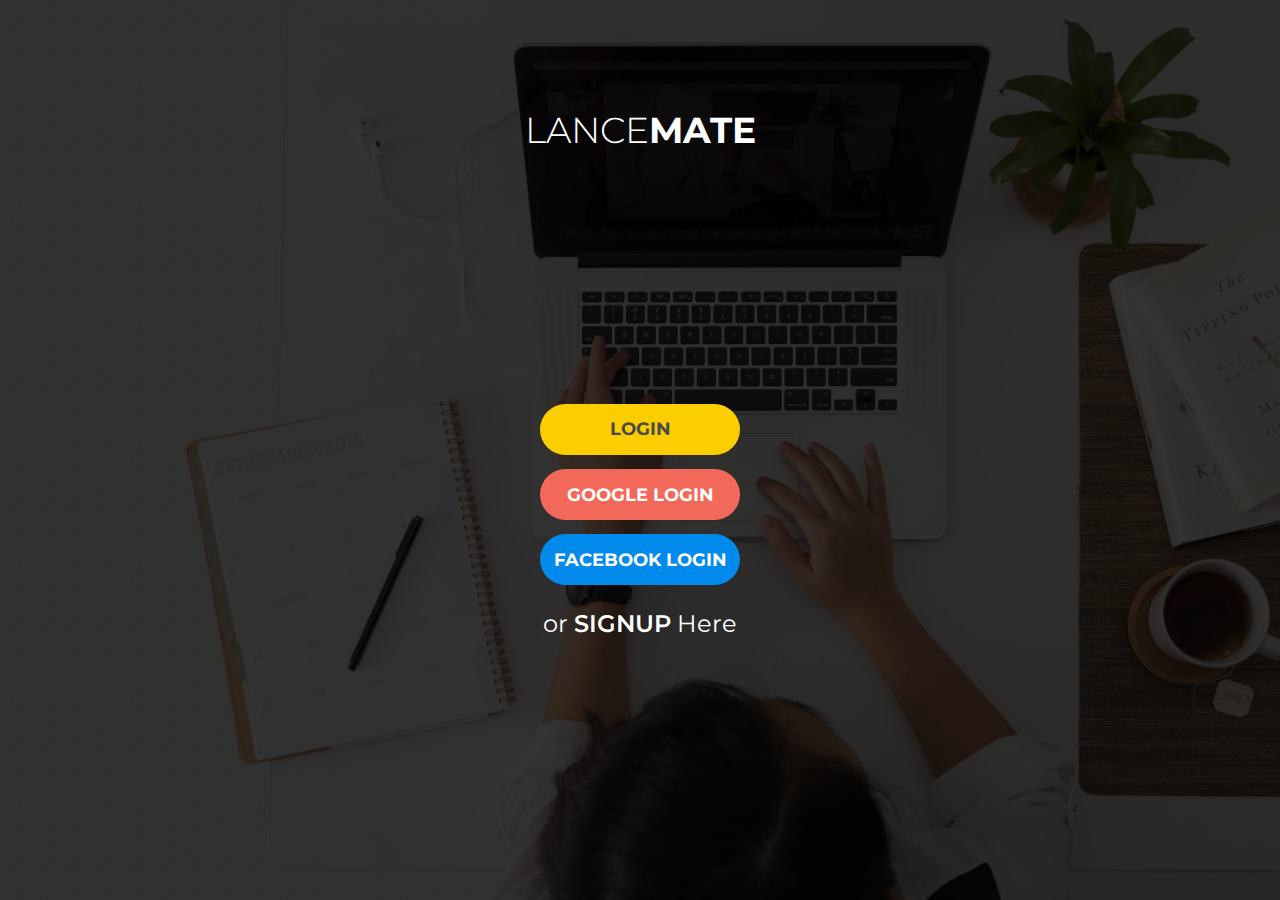
<file: index.html>
<!DOCTYPE html>
<html lang="en">

<head>
    <meta charset="UTF-8">
    <meta http-equiv="X-UA-Compatible" content="IE=edge">
    <meta name="viewport" content="width=device-width, initial-scale=1.0">
    <title>Lancemates mobile- Home</title>
    <link rel="stylesheet" href="css/landing.css">
    <style>
        @import url('https://fonts.googleapis.com/css2?family=Montserrat:wght@300;400;500;600;700&display=swap');
    </style>
</head>

<body>
    <main>

        <h1>LANCE<b>MATE</b></h1>
        <a href="loginpage.html" class="btn simple-login">LOGIN</a>
        <a class="btn google-login">GOOGLE LOGIN</a>
        <a class="btn fb-login">FACEBOOK LOGIN</a>
        <a href="signuppage.html" class="signup-link">or <b>SIGNUP</b> Here</a>
    </main>
</body>

</html>
</file>
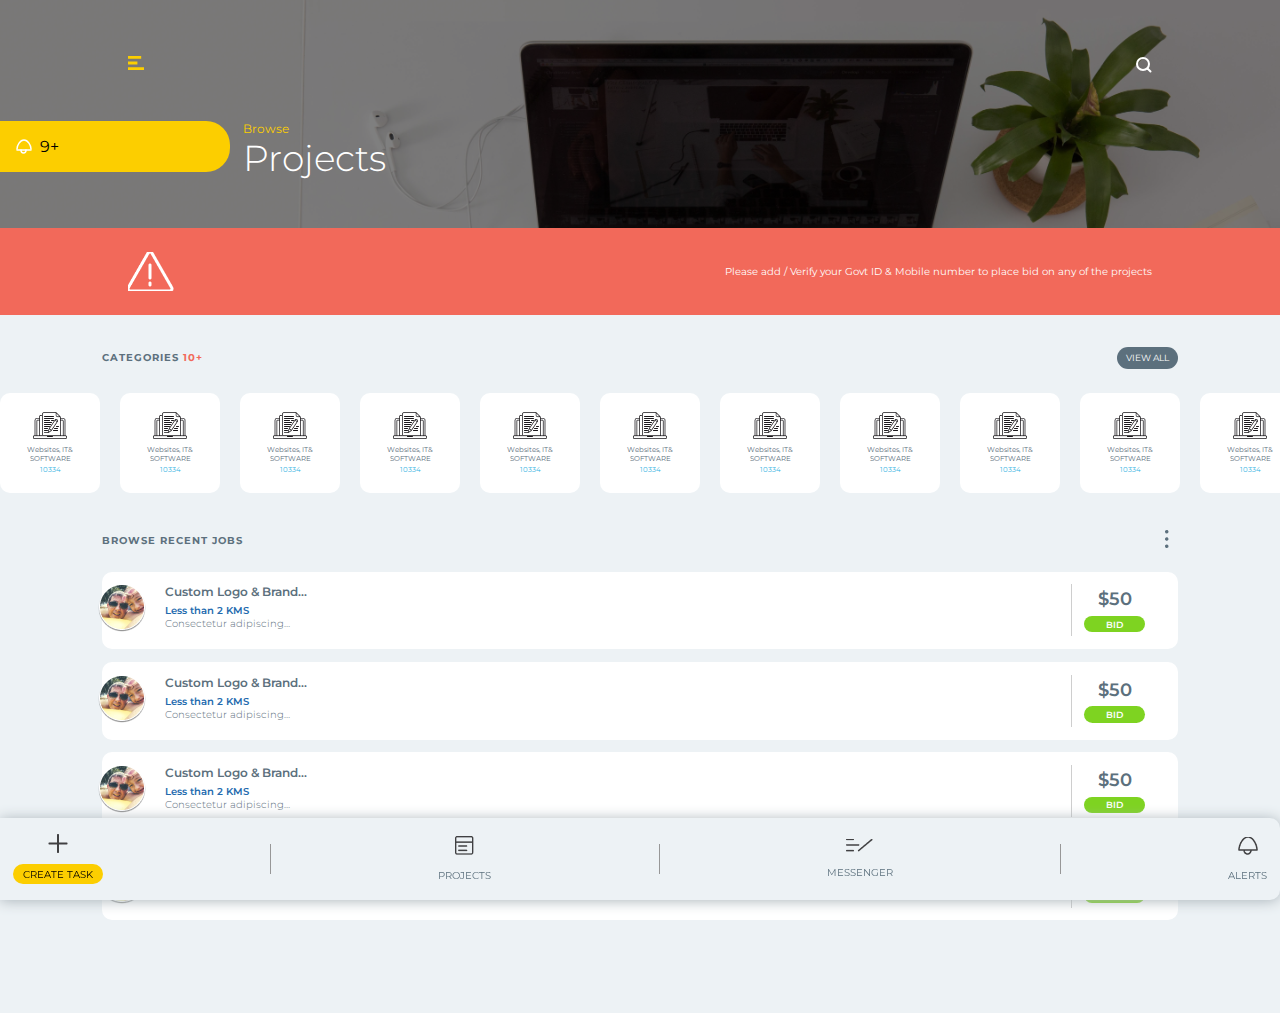
<file: browseprojects.html>
<!DOCTYPE html>
<html lang="en">

<head>
    <meta charset="UTF-8">
    <meta http-equiv="X-UA-Compatible" content="IE=edge">
    <meta name="viewport" content="width=device-width, initial-scale=1.0">
    <title>Browse Projects</title>
    <style>
        @import url('https://fonts.googleapis.com/css2?family=Montserrat:wght@300;400;500;600;700&display=swap');
    </style>
    <link rel="stylesheet" href="css/browseprojects.css">
    <link rel="stylesheet" href="css/utilsmenu.css">
    <link rel="stylesheet" href="css/nav-menu.css">
</head>

<body>
    <header>
        <div class="menu-search">
            <button class="menu"><img src="images/menuicon.svg" alt="menuicon"></button>
            <img src="images/searchicon.svg" alt="searchicon">
        </div>
        <div class="profile-details-wrappper">
            <div class="notif">

                <div class="pattern">
                    <img src="images/alerticon.svg" alt="">
                    <p>9+</p>
                </div>

            </div>

            <div class="details">

                <p>Browse</p>
                <h1>Projects</h1>

            </div>
        </div>
    </header>

    <main>

        <section class="add-verify">
            <img src="images/addverify.png" alt="">
            <p>Please add / Verify your Govt ID & Mobile number to place bid on any of the projects</p>


        </section>
        <section class="categories-section">
            <div class="btn-heading">
                <h2 class="main-heading">CATEGORIES <span style="color: #F2695A;">10+</span></h2>
                <button class="viewall-btn" id="viewallcats">VIEW ALL</button>
            </div>
            <div class="cats">
                <div class="cat-card">

                    <img src="images/catimg.png" alt="">
                    <p> Websites, IT& <br> SOFTWARE</p>
                    <span>10334</span>
                </div>
                <div class="cat-card">

                    <img src="images/catimg.png" alt="">
                    <p> Websites, IT& <br> SOFTWARE</p>
                    <span>10334</span>
                </div>
                <div class="cat-card">

                    <img src="images/catimg.png" alt="">
                    <p> Websites, IT& <br> SOFTWARE</p>
                    <span>10334</span>
                </div>
                <div class="cat-card">

                    <img src="images/catimg.png" alt="">
                    <p> Websites, IT& <br> SOFTWARE</p>
                    <span>10334</span>
                </div>
                <div class="cat-card">

                    <img src="images/catimg.png" alt="">
                    <p> Websites, IT& <br> SOFTWARE</p>
                    <span>10334</span>
                </div>
                <div class="cat-card">

                    <img src="images/catimg.png" alt="">
                    <p> Websites, IT& <br> SOFTWARE</p>
                    <span>10334</span>
                </div>
                <div class="cat-card">

                    <img src="images/catimg.png" alt="">
                    <p> Websites, IT& <br> SOFTWARE</p>
                    <span>10334</span>
                </div>
                <div class="cat-card">

                    <img src="images/catimg.png" alt="">
                    <p> Websites, IT& <br> SOFTWARE</p>
                    <span>10334</span>
                </div>
                <div class="cat-card">

                    <img src="images/catimg.png" alt="">
                    <p> Websites, IT& <br> SOFTWARE</p>
                    <span>10334</span>
                </div>
                <div class="cat-card">

                    <img src="images/catimg.png" alt="">
                    <p> Websites, IT& <br> SOFTWARE</p>
                    <span>10334</span>
                </div>
                <div class="cat-card">

                    <img src="images/catimg.png" alt="">
                    <p> Websites, IT& <br> SOFTWARE</p>
                    <span>10334</span>
                </div>
                <div class="cat-card">

                    <img src="images/catimg.png" alt="">
                    <p> Websites, IT& <br> SOFTWARE</p>
                    <span>10334</span>
                </div>


            </div>


        </section>
        <section class="browse-section">
            <div class="btn-heading">
                <h2 class="main-heading">BROWSE RECENT JOBS </h2>
                <button class="viewall-btn"><img src="images/hamdots.png" alt=""></button>
            </div>
            <div class="pr-container">
                <a href="viewproject.html">
                    <div class="project-card">
                        <div class="desc-img">
                            <div class="project-img">
                                <img src="images/projectimg.png" alt="projectimg">
                            </div>
                            <div class="project-desc">
                                <h3>Custom Logo & Brand…</h3>
                                <p><span>Less than 2 KMS</span> Consectetur adipiscing… </p>

                            </div>
                        </div>
                        <div class="project-rate">
                            <p>$50</p>
                            <span>BID</span>
                        </div>
                    </div>
                </a>
                <a href="viewproject.html">
                    <div class="project-card">
                        <div class="desc-img">
                            <div class="project-img">
                                <img src="images/projectimg.png" alt="projectimg">
                            </div>
                            <div class="project-desc">
                                <h3>Custom Logo & Brand…</h3>
                                <p><span>Less than 2 KMS</span> Consectetur adipiscing… </p>

                            </div>
                        </div>
                        <div class="project-rate">
                            <p>$50</p>
                            <span>BID</span>
                        </div>
                    </div>
                </a>
                <a href="viewproject.html">
                    <div class="project-card">
                        <div class="desc-img">
                            <div class="project-img">
                                <img src="images/projectimg.png" alt="projectimg">
                            </div>
                            <div class="project-desc">
                                <h3>Custom Logo & Brand…</h3>
                                <p><span>Less than 2 KMS</span> Consectetur adipiscing… </p>

                            </div>
                        </div>
                        <div class="project-rate">
                            <p>$50</p>
                            <span>BID</span>
                        </div>
                    </div>
                </a>
                <a href="viewproject.html">
                    <div class="project-card">
                        <div class="desc-img">
                            <div class="project-img">
                                <img src="images/projectimg.png" alt="projectimg">
                            </div>
                            <div class="project-desc">
                                <h3>Custom Logo & Brand…</h3>
                                <p><span>Less than 2 KMS</span> Consectetur adipiscing… </p>

                            </div>
                        </div>
                        <div class="project-rate">
                            <p>$50</p>
                            <span>BID</span>
                        </div>
                    </div>
                </a>



            </div>




        </section>



    </main>
    <section class="utils-menu">

        <a href="createproject.html">
            <div id="createbtn" class="util-div">
                <img src="images/addtask.png" alt="">
                <span class="createtask">CREATE TASK</span>
            </div>
        </a>
        <div class="util-divider"></div>
        <a href="browseprojects.html">
            <div class="util-div">
                <img src="images/projects.png" alt="">
                <span>PROJECTS</span>
            </div>
        </a>
        <div class="util-divider"></div>
        <div class="util-div">
            <img src="images/massenger.png" alt="">
            <span>MESSENGER</span>
        </div>
        <div class="util-divider"></div>
        <div class="util-div">
            <img src="images/alerts.png" alt="">
            <span>ALERTS</span>
        </div>



    </section>
    <section class="navigation-menu">
        <nav>

            <ul class="navlinks">

                <li>
                    <a href="#" class="main-link"><img src="images/dashboadricon.svg" alt=""> DASHBOARD</a>
                </li>
                <li>
                    <a href="#" class="main-link"><img src="images/settings.svg" alt=""> ACCOUNT SETTINGS</a>
                    <a href="myprofile.html" class="sub-link">PROFILE</a>
                    <a href="#" class="sub-link">PAYMENT INFO</a>
                    <a href="#" class="sub-link">MASSENGER</a>
                </li>
                <li>
                    <a href="#" class="main-link"><img src="images/projectsico.svg" alt=""> MY PROJECTS</a>
                    <a href="browseprojects.html" class="sub-link">BROWSE</a>
                    <a href="createproject.html" class="sub-link">CREATE PROJECT</a>
                    <a href="#" class="sub-link">PROJECTS CREATED</a>
                    <a href="#" class="sub-link">OWNED PROJECTS</a>
                </li>
                <li class="logout-link">
                    <a href="index.html" class="main-link"><img src="images/Logout.svg" alt="">LOGOUT</a>

                </li>



            </ul>
        </nav>






    </section>


    <!-- NAVIGATION JS -->
    <script>
        const menubtn = document.querySelector('.menu');
        const navmenu = document.querySelector('.navigation-menu');
        menubtn.addEventListener('click', () => {
            navmenu.classList.toggle('active')
        })



        // View All Categories
        const viewallbtn = document.querySelector('#viewallcats');
        const cats = document.querySelector('.cats');
        viewallbtn.addEventListener('click', () => {
            cats.classList.toggle('viewall')
        })
    </script>
</body>

</html>
</file>
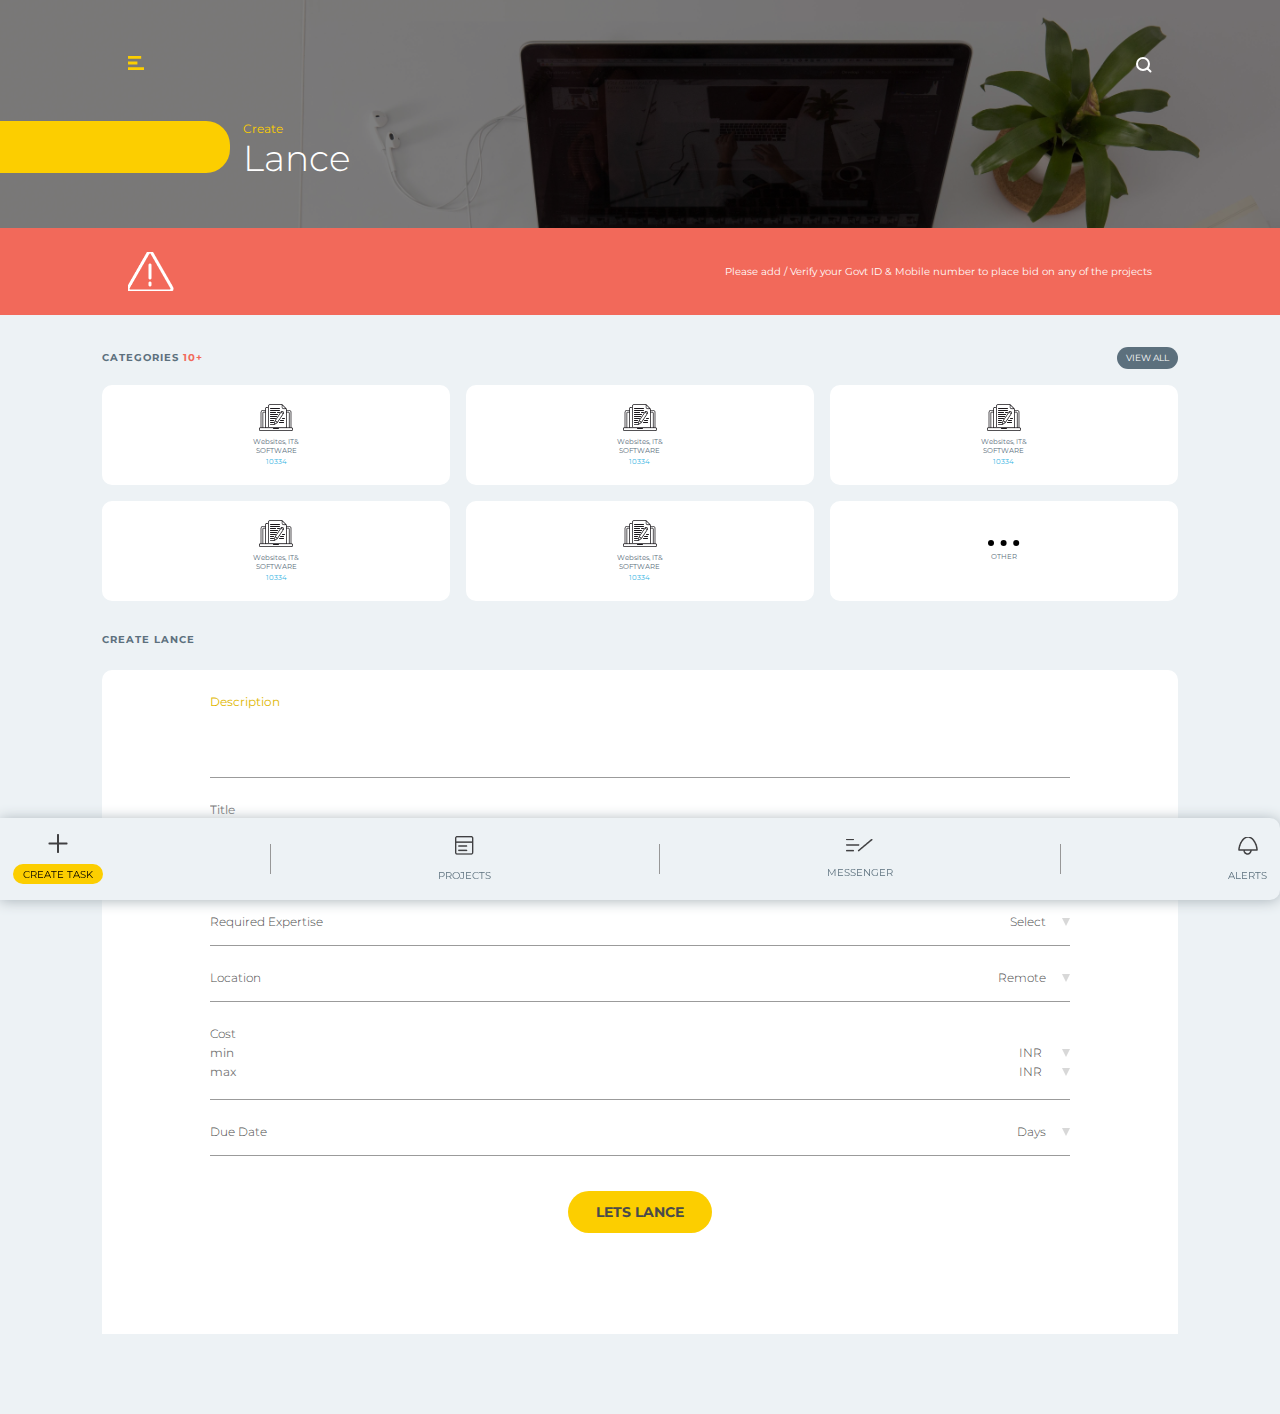
<file: createproject.html>
<!DOCTYPE html>
<html lang="en">

<head>
    <meta charset="UTF-8">
    <meta http-equiv="X-UA-Compatible" content="IE=edge">
    <meta name="viewport" content="width=device-width, initial-scale=1.0">
    <title>Create Project</title>
    <style>
        @import url('https://fonts.googleapis.com/css2?family=Montserrat:wght@300;400;500;600;700&display=swap');
    </style>
    <link rel="stylesheet" href="css/createproject.css">
    <link rel="stylesheet" href="css/utilsmenu.css">
    <link rel="stylesheet" href="css/nav-menu.css">
</head>

<body>
    <header>
        <div class="menu-search">
            <button class="menu"><img src="images/menuicon.svg" alt="menuicon"></button>
            <img src="images/searchicon.svg" alt="searchicon">
        </div>
        <div class="profile-details-wrappper">
            <div class="notif">

                <div class="pattern">

                </div>

            </div>

            <div class="details">

                <p>Create</p>
                <h1>Lance</h1>

            </div>
        </div>
    </header>

    <main>

        <section class="add-verify">
            <img src="images/addverify.png" alt="">
            <p>Please add / Verify your Govt ID & Mobile number to place bid on any of the projects</p>


        </section>
        <section class="categories-section">
            <div class="btn-heading">
                <h2 class="main-heading">CATEGORIES <span style="color: #F2695A;">10+</span></h2>
                <button class="viewall-btn" id="viewallcats">VIEW ALL</button>
            </div>
            <div class="cats">
                <div class="cat-card">

                    <img src="images/catimg.png" alt="">
                    <p> Websites, IT& <br> SOFTWARE</p>
                    <span>10334</span>
                </div>
                <div class="cat-card">

                    <img src="images/catimg.png" alt="">
                    <p> Websites, IT& <br> SOFTWARE</p>
                    <span>10334</span>
                </div>
                <div class="cat-card">

                    <img src="images/catimg.png" alt="">
                    <p> Websites, IT& <br> SOFTWARE</p>
                    <span>10334</span>
                </div>
                <div class="cat-card">

                    <img src="images/catimg.png" alt="">
                    <p> Websites, IT& <br> SOFTWARE</p>
                    <span>10334</span>
                </div>
                <div class="cat-card">

                    <img src="images/catimg.png" alt="">
                    <p> Websites, IT& <br> SOFTWARE</p>
                    <span>10334</span>
                </div>
                <div class="cat-card">

                    <img src="images/othercats.svg" alt="">
                    <p> OTHER</p>

                </div>




            </div>


        </section>
        <section class="createpr-container">
            <h2 class="main-heading">CREATE LANCE</h2>

            <form action="#" class="create-form">

                <div class="bid-proposal">
                    <p>Description</p>
                    <textarea name="bid prposal" id="" cols="30" rows="3"></textarea>


                </div>
                <div class="attachments">
                    <input type="text" placeholder="Title">
                </div>
                <div class="attachments">
                    <input type="text" placeholder="About Lance">
                </div>
                <div class="deliver-in">
                    <p>Required Expertise</p>
                    <select name="Expertise" id="">
                        <option value="Select">Select</option>
                    </select>
                </div>

                <div class="payment">
                    <p>Location</p>
                    <select name="location" id="">
                        <option value="remote">Remote</option>
                    </select>
                </div>
                <div class="project-cost">
                    <p>Cost</p>
                    <div>
                        <input type="number" placeholder="min">
                        <select name="min" id="">
                        <option value="INR">INR</option>
                        <option value="USD">USD</option>
                    </select>
                    </div>
                    <div>
                        <input type="number" placeholder="max">
                        <select name="max" id="">
                        <option value="INR">INR</option>
                        <option value="USD">USD</option>
                    </select>
                    </div>
                </div>
                <div class="deliver-in">
                    <p>Due Date</p>
                    <select name="Expertise" id="">
                        <option value="Select">Days</option>
                    </select>
                </div>





                <button id="placebid-final">LETS LANCE</button>

            </form>
        </section>



    </main>
    <section class="utils-menu">

        <div id="createbtn" class="util-div">
            <img src="images/addtask.png" alt="">
            <span class="createtask">CREATE TASK</span>
        </div>
        <div class="util-divider"></div>
        <a href="browseprojects.html">
            <div class="util-div">
                <img src="images/projects.png" alt="">
                <span>PROJECTS</span>
            </div>
        </a>
        <div class="util-divider"></div>
        <div class="util-div">
            <img src="images/massenger.png" alt="">
            <span>MESSENGER</span>
        </div>
        <div class="util-divider"></div>
        <div class="util-div">
            <img src="images/alerts.png" alt="">
            <span>ALERTS</span>
        </div>



    </section>
    <section class="navigation-menu">
        <nav>

            <ul class="navlinks">

                <li>
                    <a href="#" class="main-link"><img src="images/dashboadricon.svg" alt=""> DASHBOARD</a>
                </li>
                <li>
                    <a href="#" class="main-link"><img src="images/settings.svg" alt=""> ACCOUNT SETTINGS</a>
                    <a href="myprofile.html" class="sub-link">PROFILE</a>
                    <a href="#" class="sub-link">PAYMENT INFO</a>
                    <a href="#" class="sub-link">MASSENGER</a>
                </li>
                <li>
                    <a href="#" class="main-link"><img src="images/projectsico.svg" alt=""> MY PROJECTS</a>
                    <a href="browseprojects.html" class="sub-link">BROWSE</a>
                    <a href="createproject.html" class="sub-link">CREATE PROJECT</a>
                    <a href="#" class="sub-link">PROJECTS CREATED</a>
                    <a href="#" class="sub-link">OWNED PROJECTS</a>
                </li>
                <li class="logout-link">
                    <a href="index.html" class="main-link"><img src="images/Logout.svg" alt="">LOGOUT</a>

                </li>



            </ul>
        </nav>






    </section>


    <!-- NAVIGATION JS -->
    <script>
        const menubtn = document.querySelector('.menu');
        const navmenu = document.querySelector('.navigation-menu');
        menubtn.addEventListener('click', () => {
            navmenu.classList.toggle('active')
        })
    </script>
</body>

</html>
</file>
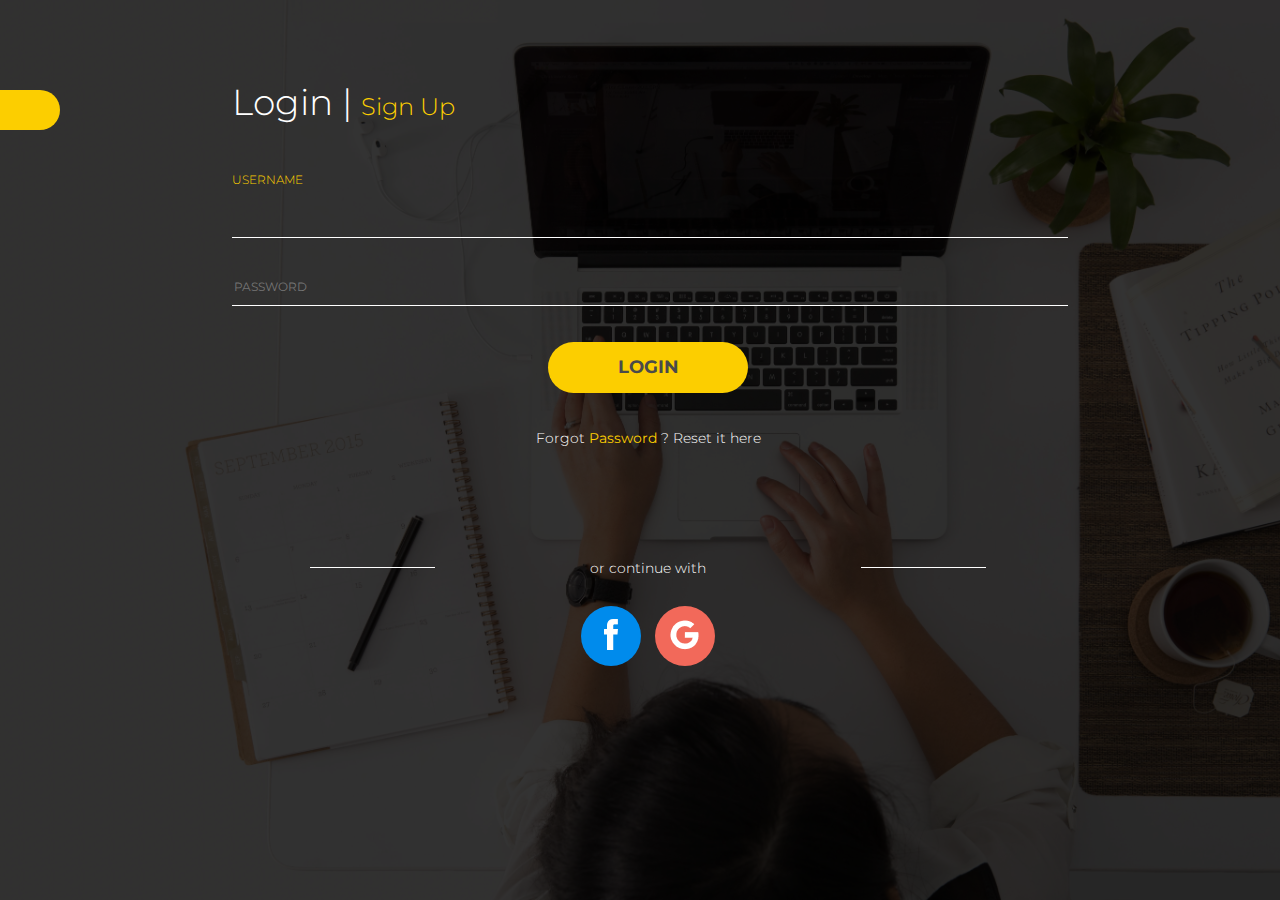
<file: loginpage.html>
<!DOCTYPE html>
<html lang="en">

<head>
    <meta charset="UTF-8">
    <meta http-equiv="X-UA-Compatible" content="IE=edge">
    <meta name="viewport" content="width=device-width, initial-scale=1.0">
    <title>Lancemates Login</title>
    <link rel="stylesheet" href="css/landing.css">
    <style>
        @import url('https://fonts.googleapis.com/css2?family=Montserrat:wght@300;400;500;600;700&display=swap');
    </style>
</head>

<body>
    <main class="loginpage">

        <div class="container">
            <span class="login-signup">Login | <a href="signuppage.html">Sign Up</a></span>

            <form action="#">
                <label for="username">Username</label>
                <input id="username" type="text">

                <input type="password" placeholder="PASSWORD">

                <a href="myprofile.html" class="btn simple-login">LOGIN</a>
            </form>

            <span class="frgt-pass">Forgot <a href="resetpass.html">Password</a> ? Reset it here</span>

            <div class="cont-with"><span class="line"></span>or continue with<span class="line"></span></div>
            <div class="opt-logins">
                <button class="fb-btn"><img src="images/Fill 1.png" alt=""></button>
                <button class="google-btn"><img src="images/Page 1 (9).png" alt=""></button>
            </div>
        </div>
        <div class="pattern"></div>
    </main>
</body>

</html>
</file>
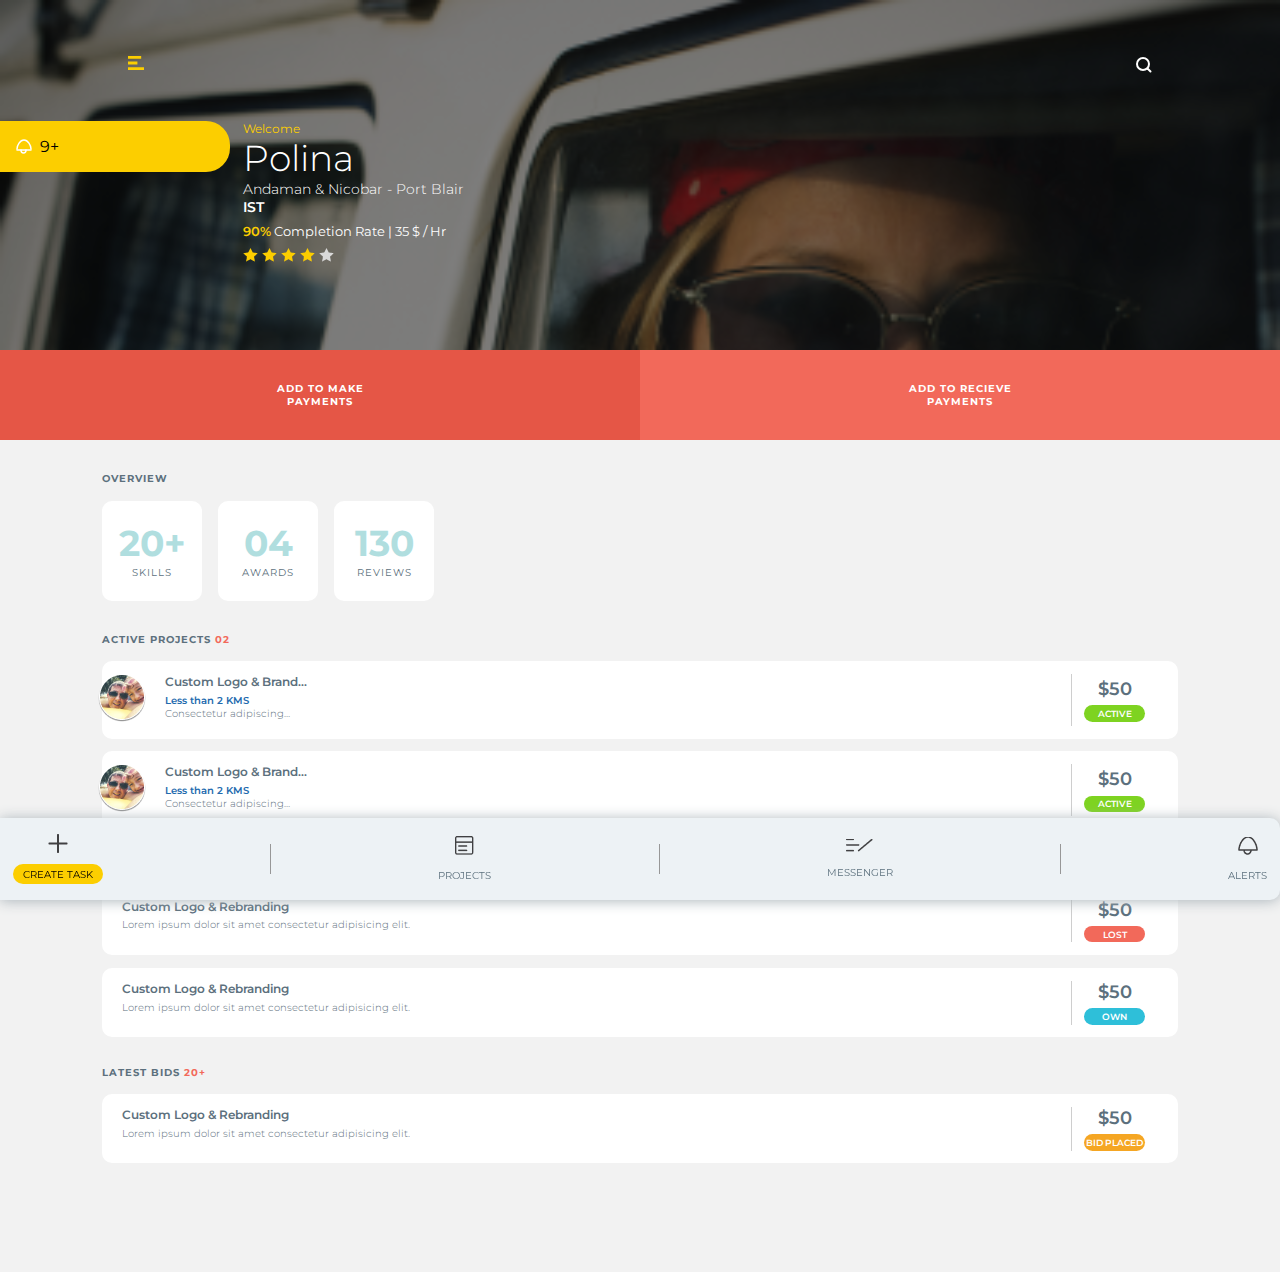
<file: myprofile.html>
<!DOCTYPE html>
<html lang="en">

<head>
    <meta charset="UTF-8">
    <meta http-equiv="X-UA-Compatible" content="IE=edge">
    <meta name="viewport" content="width=device-width, initial-scale=1.0">
    <title>My Profile</title>
    <style>
        @import url('https://fonts.googleapis.com/css2?family=Montserrat:wght@300;400;500;600;700&display=swap');
    </style>
    <link rel="stylesheet" href="css/myprofile.css">
    <link rel="stylesheet" href="css/utilsmenu.css">
    <link rel="stylesheet" href="css/nav-menu.css">
</head>

<body>
    <header class="profile-header">
        <div class="menu-search">
            <button class="menu"><img src="images/menuicon.svg" alt="menuicon"></button>
            <img src="images/searchicon.svg" alt="searchicon">
        </div>
        <div class="profile-details-wrappper">
            <div class="notif">

                <div class="pattern">
                    <img src="images/alerticon.svg" alt="">
                    <p>9+</p>
                </div>

            </div>

            <div class="details">

                <p>Welcome</p>
                <h1>Polina</h1>
                <p class="address">Andaman & Nicobar - Port Blair <br> <b>IST</b> </p>
                <p class="comp-rate"><span class="percentage">90%</span> Completion Rate | <span class="rate">35 $</span> / Hr</p>

                <div class="rating-stars">
                    <img src="images/ratestarfull.png" alt="">
                    <img src="images/ratestarfull.png" alt="">
                    <img src="images/ratestarfull.png" alt="">
                    <img src="images/ratestarfull.png" alt="">
                    <img src="images/ratestarempty.png" alt="">
                </div>
            </div>
        </div>


    </header>
    <main>
        <section class="payments">
            <div class="makepay">
                <h3>ADD TO MAKE <br> PAYMENTS</h3>
            </div>
            <div class="recpay">
                <h3>ADD TO RECIEVE <br> PAYMENTS</h3>
            </div>
        </section>
        <section class="overview-section">
            <h2 class="main-heading">OVERVIEW</h2>
            <div class="ovw-card-container">
                <div class="ovw-card">
                    <span>20+</span>
                    <p>SKILLS</p>
                </div>
                <div class="ovw-card">
                    <span>04</span>
                    <p>awards</p>
                </div>
                <div class="ovw-card">
                    <span>130</span>
                    <p>reviews</p>
                </div>
            </div>


        </section>
        <section class="active-projects">
            <h2 class="main-heading">ACTIVE PROJECTS <span style="color: #F2695A;">02</span></h2>

            <div class="project-card-container">
                <div class="project-card">
                    <div class="desc-img">
                        <div class="project-img">
                            <img src="images/projectimg.png" alt="projectimg">
                        </div>
                        <div class="project-desc">
                            <h3>Custom Logo & Brand…</h3>
                            <p><span>Less than 2 KMS</span> Consectetur adipiscing… </p>

                        </div>
                    </div>
                    <div class="project-rate">
                        <p>$50</p>
                        <span>ACTIVE</span>
                    </div>
                </div>
                <div class="project-card">
                    <div class="desc-img">
                        <div class="project-img">
                            <img src="images/projectimg.png" alt="projectimg">
                        </div>
                        <div class="project-desc">
                            <h3>Custom Logo & Brand…</h3>
                            <p><span>Less than 2 KMS</span> Consectetur adipiscing… </p>

                        </div>
                    </div>
                    <div class="project-rate">
                        <p>$50</p>
                        <span>ACTIVE</span>
                    </div>
                </div>



            </div>
        </section>

        <section class="bidsown-lost">
            <h2 class="main-heading">BIDS OWN/ LOST <span style="color: #F2695A;">02</span></h2>

            <div class="bid-card-container">
                <div class="bid-card">
                    <div class="bid-desc">
                        <h3>Custom Logo & Rebranding</h3>
                        <p> Lorem ipsum dolor sit amet consectetur adipisicing elit. </p>

                    </div>

                    <div class="bid-rate">
                        <p>$50</p>
                        <span class="lost-bid">LOST</span>
                    </div>
                </div>
                <div class="bid-card">
                    <div class="bid-desc">
                        <h3>Custom Logo & Rebranding</h3>
                        <p> Lorem ipsum dolor sit amet consectetur adipisicing elit. </p>

                    </div>

                    <div class="bid-rate">
                        <p>$50</p>
                        <span>OWN</span>
                    </div>
                </div>


            </div>
        </section>

        <section class="latest-bids">

            <h2 class="main-heading">LATEST BIDS <span style="color: #F2695A;">20+</span></h2>
            <div class="lates-bid-container">
                <div class="bid-card">
                    <div class="bid-desc">
                        <h3>Custom Logo & Rebranding</h3>
                        <p> Lorem ipsum dolor sit amet consectetur adipisicing elit. </p>

                    </div>

                    <div class="bid-rate">
                        <p>$50</p>
                        <span class="bid-placed">BID PLACED</span>
                    </div>
                </div>



            </div>
        </section>




    </main>

    <section class="utils-menu">

        <a href="createproject.html">
            <div id="createbtn" class="util-div">
                <img src="images/addtask.png" alt="">
                <span class="createtask">CREATE TASK</span>
            </div>
        </a>
        <div class="util-divider"></div>
        <a href="browseprojects.html">
            <div class="util-div">
                <img src="images/projects.png" alt="">
                <span>PROJECTS</span>
            </div>
        </a>
        <div class="util-divider"></div>
        <div class="util-div">
            <img src="images/massenger.png" alt="">
            <span>MESSENGER</span>
        </div>
        <div class="util-divider"></div>
        <div class="util-div">
            <img src="images/alerts.png" alt="">
            <span>ALERTS</span>
        </div>



    </section>
    <section class="navigation-menu">
        <nav>

            <ul class="navlinks">

                <li>
                    <a href="#" class="main-link"><img src="images/dashboadricon.svg" alt=""> DASHBOARD</a>
                </li>
                <li>
                    <a href="#" class="main-link"><img src="images/settings.svg" alt=""> ACCOUNT SETTINGS</a>
                    <a href="#" class="sub-link">PROFILE</a>
                    <a href="#" class="sub-link">PAYMENT INFO</a>
                    <a href="#" class="sub-link">MASSENGER</a>
                </li>
                <li>
                    <a href="#" class="main-link"><img src="images/projectsico.svg" alt=""> MY PROJECTS</a>
                    <a href="browseprojects.html" class="sub-link">BROWSE</a>
                    <a href="createproject.html" class="sub-link">CREATE PROJECT</a>
                    <a href="#" class="sub-link">PROJECTS CREATED</a>
                    <a href="#" class="sub-link">OWNED PROJECTS</a>
                </li>
                <li class="logout-link">
                    <a href="index.html" class="main-link"><img src="images/Logout.svg" alt="">LOGOUT</a>

                </li>



            </ul>
        </nav>






    </section>


    <!-- NAVIGATION JS -->
    <script>
        const menubtn = document.querySelector('.menu');
        const navmenu = document.querySelector('.navigation-menu');
        menubtn.addEventListener('click', () => {
            navmenu.classList.toggle('active')
        })



        // Browse to Projects
    </script>
</body>

</html>
</file>
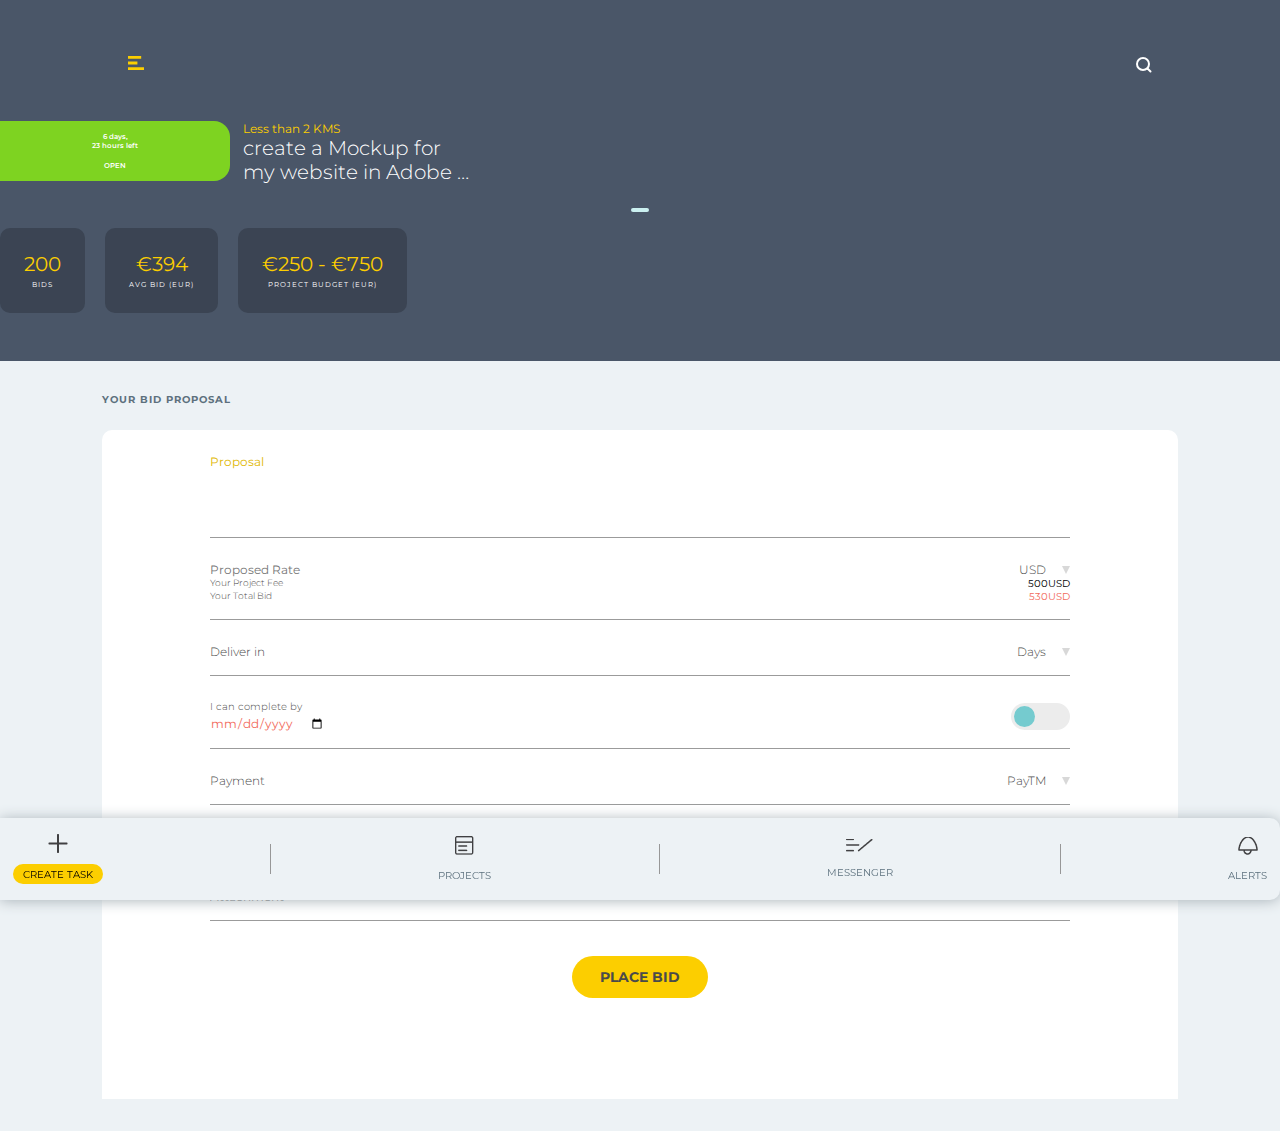
<file: placebid.html>
<!DOCTYPE html>
<html lang="en">

<head>
    <meta charset="UTF-8">
    <meta http-equiv="X-UA-Compatible" content="IE=edge">
    <meta name="viewport" content="width=device-width, initial-scale=1.0">
    <title>Browse Projects</title>
    <style>
        @import url('https://fonts.googleapis.com/css2?family=Montserrat:wght@300;400;500;600;700&display=swap');
    </style>
    <link rel="stylesheet" href="css/placebid.css">
    <link rel="stylesheet" href="css/utilsmenu.css">
    <link rel="stylesheet" href="css/nav-menu.css">
</head>

<body>
    <header>
        <div class="menu-search">
            <button class="menu"><img src="images/menuicon.svg" alt="menuicon"></button>
            <img src="images/searchicon.svg" alt="searchicon">
        </div>
        <div class="profile-details-wrappper">
            <div class="notif">

                <div class="pattern">
                    <p>6 days,<br> 23 hours left</p>
                    <p>OPEN</p>
                </div>

            </div>

            <div class="details">

                <p>Less than 2 KMS</p>
                <h1>create a Mockup for <br> my website in Adobe …</h1>

            </div>

        </div>
        <div class="detail-divider"></div>
        <div class="pr-details-container">
            <div class="prdetail-card">
                <h3>200</h3>
                <p>BIDS</p>
            </div>
            <div class="prdetail-card">
                <h3>€394</h3>
                <p>Avg Bid (EUR)</p>
            </div>
            <div class="prdetail-card">
                <h3>€250 - €750</h3>
                <p>Project Budget (EUR)</p>
            </div>
        </div>
    </header>

    <main>
        <section class="place-bid-container">
            <h2 class="main-heading">YOUR BID PROPOSAL</h2>
            <form action="#" class="bid-details-grid">

                <div class="bid-proposal">
                    <p>Proposal</p>
                    <textarea name="bid prposal" id="" cols="30" rows="3"></textarea>


                </div>
                <div class="proposal-rate">
                    <div>
                        <input type="number" placeholder="Proposed Rate">
                        <select name="curr" id="">
                            <option value="$">USD</option>
                            <option value="$">INR</option>
                        </select>
                    </div>
                    <div>
                        <p>Your Project Fee</p> <span>500USD</span>
                    </div>
                    <div>
                        <p>Your Total Bid</p> <span style="color: #F2695A;">530USD</span>
                    </div>


                </div>
                <div class="deliver-in">
                    <p>Deliver in</p>
                    <select name="deliver" id="">
                        <option value="days">Days</option>
                    </select>
                </div>
                <div class="completion-date">
                    <div>
                        <p>I can complete by</p>
                        <input type="date">
                    </div>
                    <div class="toggle-holder"> <input type="checkbox" id="switch" /><label for="switch">Toggle</label></div>
                </div>
                <div class="payment">
                    <p>Payment</p>
                    <select name="payment" id="">
                        <option value="days">PayTM</option>
                    </select>
                </div>
                <div class="portfolio-link">
                    <input type="text" placeholder="Portfolio Link">
                </div>
                <div class="attachments">
                    <input type="text" placeholder="Attachment">
                </div>




                <button id="placebid-final">PLACE BID</button>

            </form>



        </section>
    </main>
    <section class="utils-menu">

        <a href="createproject.html">
            <div id="createbtn" class="util-div">
                <img src="images/addtask.png" alt="">
                <span class="createtask">CREATE TASK</span>
            </div>
        </a>
        <div class="util-divider"></div>
        <a href="browseprojects.html">
            <div class="util-div">
                <img src="images/projects.png" alt="">
                <span>PROJECTS</span>
            </div>
        </a>
        <div class="util-divider"></div>
        <div class="util-div">
            <img src="images/massenger.png" alt="">
            <span>MESSENGER</span>
        </div>
        <div class="util-divider"></div>
        <div class="util-div">
            <img src="images/alerts.png" alt="">
            <span>ALERTS</span>
        </div>



    </section>
    <section class="navigation-menu">
        <nav>

            <ul class="navlinks">

                <li>
                    <a href="#" class="main-link"><img src="images/dashboadricon.svg" alt=""> DASHBOARD</a>
                </li>
                <li>
                    <a href="#" class="main-link"><img src="images/settings.svg" alt=""> ACCOUNT SETTINGS</a>
                    <a href="myprofile.html" class="sub-link">PROFILE</a>
                    <a href="#" class="sub-link">PAYMENT INFO</a>
                    <a href="#" class="sub-link">MASSENGER</a>
                </li>
                <li>
                    <a href="#" class="main-link"><img src="images/projectsico.svg" alt=""> MY PROJECTS</a>
                    <a href="browseprojects.html" class="sub-link">BROWSE</a>
                    <a href="createproject.html" class="sub-link">CREATE PROJECT</a>
                    <a href="#" class="sub-link">PROJECTS CREATED</a>
                    <a href="#" class="sub-link">OWNED PROJECTS</a>
                </li>
                <li class="logout-link">
                    <a href="index.html" class="main-link"><img src="images/Logout.svg" alt="">LOGOUT</a>

                </li>



            </ul>
        </nav>






    </section>


    <!-- NAVIGATION JS -->
    <script>
        const menubtn = document.querySelector('.menu');
        const navmenu = document.querySelector('.navigation-menu');
        menubtn.addEventListener('click', () => {
            navmenu.classList.toggle('active')
        })



        // View All Categories
        const viewallbtn = document.querySelector('#viewallcats');
        const cats = document.querySelector('.cats');
        viewallbtn.addEventListener('click', () => {
            cats.classList.toggle('viewall')
        })
    </script>
</body>

</html>
</file>
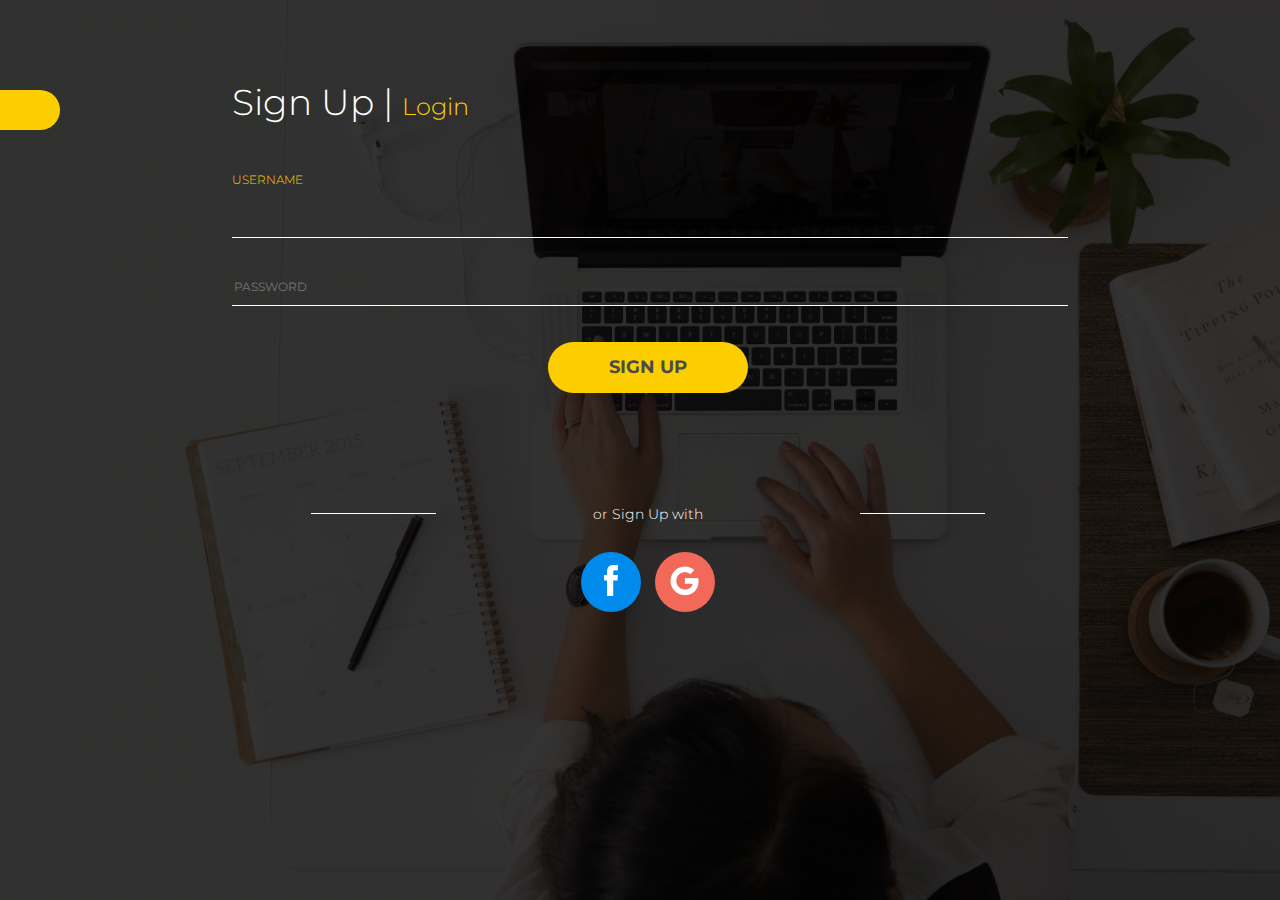
<file: signuppage.html>
<!DOCTYPE html>
<html lang="en">

<head>
    <meta charset="UTF-8">
    <meta http-equiv="X-UA-Compatible" content="IE=edge">
    <meta name="viewport" content="width=device-width, initial-scale=1.0">
    <title>Lancemates Sign Up</title>
    <link rel="stylesheet" href="css/landing.css">
    <style>
        @import url('https://fonts.googleapis.com/css2?family=Montserrat:wght@300;400;500;600;700&display=swap');
    </style>
</head>

<body>
    <main class="loginpage">

        <div class="container">
            <span class="login-signup">Sign Up | <a href="loginpage.html">Login</a></span>

            <form action="#">
                <label for="username">Username</label>
                <input id="username" type="text">

                <input type="password" placeholder="PASSWORD">

                <button class="btn simple-login">SIGN UP</button>
            </form>

            <!-- <span class="frgt-pass">Forgot <a href="resetpass.html">Password</a> ? Reset it here</span> -->

            <div class="cont-with"><span class="line"></span>or Sign Up with<span class="line"></span></div>
            <div class="opt-logins">
                <button class="fb-btn"><img src="images/Fill 1.png" alt=""></button>
                <button class="google-btn"><img src="images/Page 1 (9).png" alt=""></button>
            </div>
        </div>
        <div class="pattern"></div>
    </main>
</body>

</html>
</file>
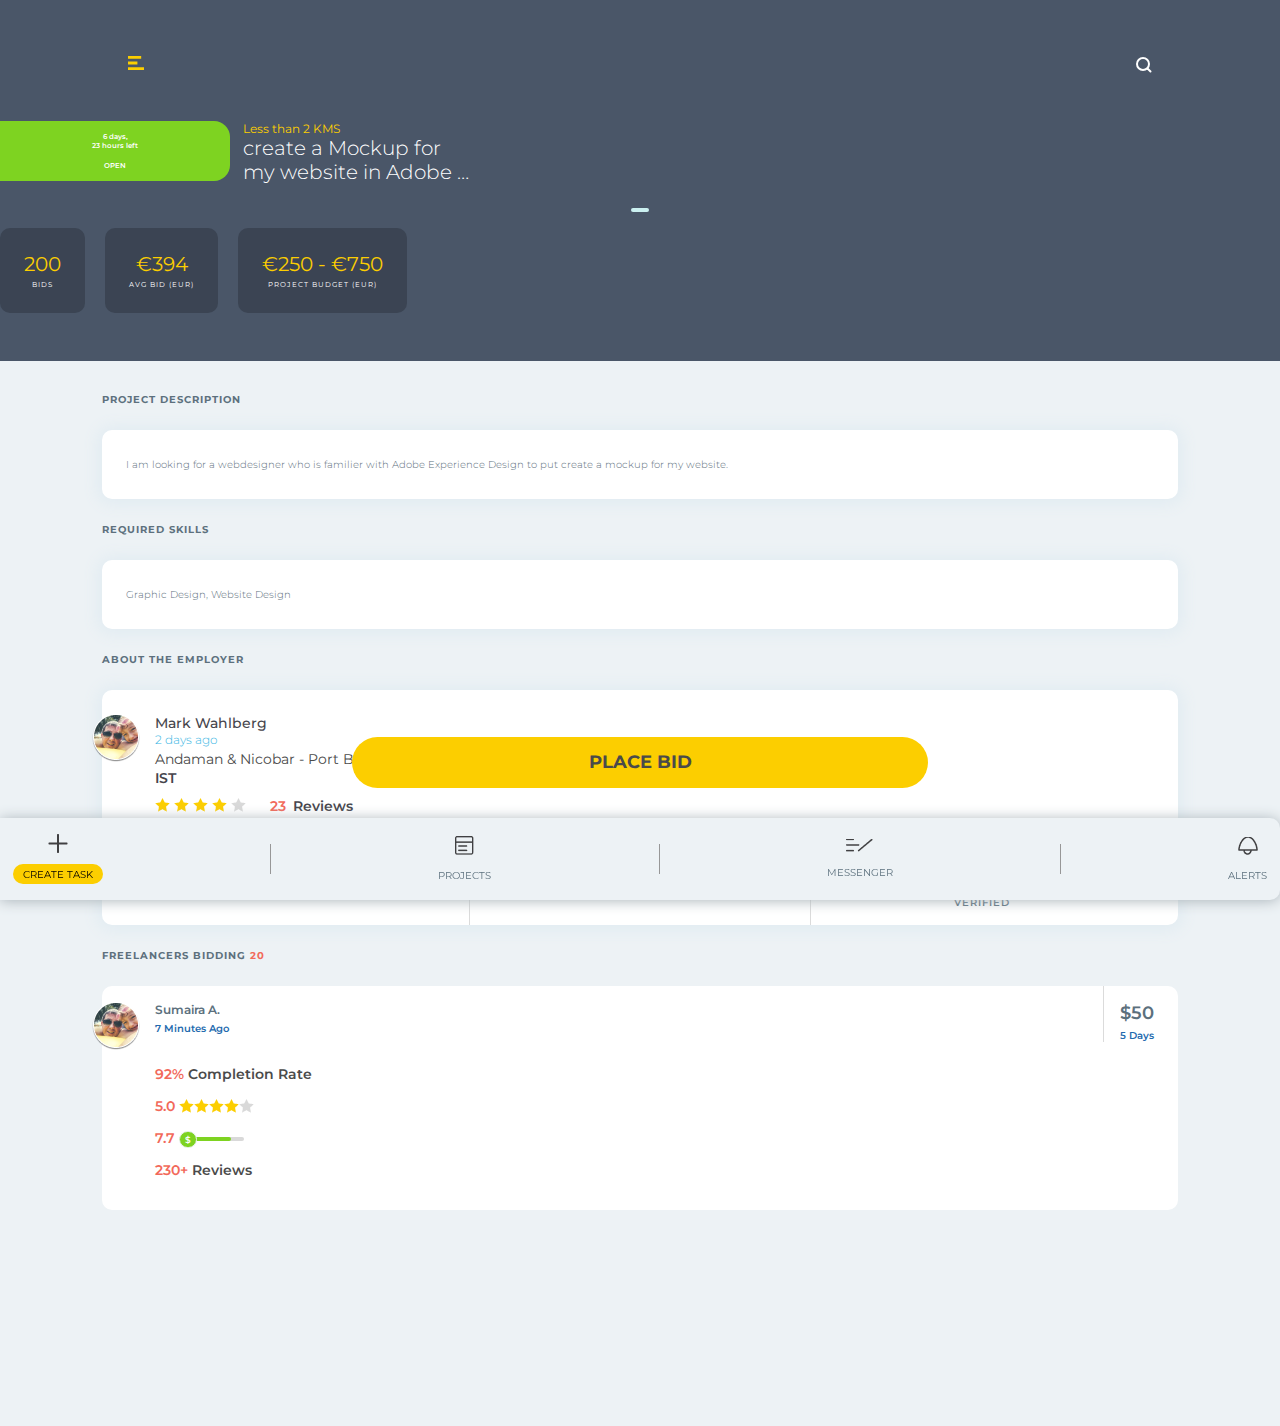
<file: viewproject.html>
<!DOCTYPE html>
<html lang="en">

<head>
    <meta charset="UTF-8">
    <meta http-equiv="X-UA-Compatible" content="IE=edge">
    <meta name="viewport" content="width=device-width, initial-scale=1.0">
    <title>Browse Projects</title>
    <style>
        @import url('https://fonts.googleapis.com/css2?family=Montserrat:wght@300;400;500;600;700&display=swap');
    </style>
    <link rel="stylesheet" href="css/viewproject.css">
    <link rel="stylesheet" href="css/utilsmenu.css">
    <link rel="stylesheet" href="css/nav-menu.css">
</head>

<body>
    <header>
        <div class="menu-search">
            <button class="menu"><img src="images/menuicon.svg" alt="menuicon"></button>
            <img src="images/searchicon.svg" alt="searchicon">
        </div>
        <div class="profile-details-wrappper">
            <div class="notif">

                <div class="pattern">
                    <p>6 days,<br> 23 hours left</p>
                    <p>OPEN</p>
                </div>

            </div>

            <div class="details">

                <p>Less than 2 KMS</p>
                <h1>create a Mockup for <br> my website in Adobe …</h1>

            </div>

        </div>
        <div class="detail-divider"></div>
        <div class="pr-details-container">
            <div class="prdetail-card">
                <h3>200</h3>
                <p>BIDS</p>
            </div>
            <div class="prdetail-card">
                <h3>€394</h3>
                <p>Avg Bid (EUR)</p>
            </div>
            <div class="prdetail-card">
                <h3>€250 - €750</h3>
                <p>Project Budget (EUR)</p>
            </div>
        </div>
    </header>

    <main>
        <section class="project-desc">
            <h2 class="main-heading"> Project Description </h2>

            <div class="desc-card">
                <p>I am looking for a webdesigner who is familier with Adobe Experience Design to put create a mockup for my website.</p>
            </div>
            <h2 class="main-heading"> Required Skills </h2>
            <div class="desc-card">
                <p>Graphic Design, Website Design</p>
            </div>
            <h2 class="main-heading"> About the Employer </h2>


            <div class="emp-card">
                <img class="project-image" src="images/projectimg.png" alt="">
                <div class="emp-details">
                    <p>Mark Wahlberg</p>
                    <p>2 days ago</p>
                    <p>Andaman & Nicobar - Port Blair</p>
                    <b>IST</b>
                </div>
                <div class="stars-rev">
                    <div class="stars">
                        <img src="images/ratestarfull.png" alt="">
                        <img src="images/ratestarfull.png" alt="">
                        <img src="images/ratestarfull.png" alt="">
                        <img src="images/ratestarfull.png" alt="">
                        <img src="images/ratestarempty.png" alt="">
                    </div>
                    <p><span>23</span>Reviews</p>
                </div>

                <div class="ver-cards">
                    <div class="ver-card">
                        <img src="images/money.svg" alt="">
                        <p>VERIFIED</p>
                    </div>
                    <div class="ver-card">
                        <img src="images/phone.svg" alt="">
                        <p>VERIFIED</p>
                    </div>
                    <div class="ver-card">
                        <img src="images/mail.svg" alt="">
                        <p>NOT <br> VERIFIED</p>
                    </div>
                </div>
            </div>


            <h2 class="main-heading">
                FREELANCERS BIDDING <span>20</span>
            </h2>
            <div class="bidder-card">
                <img class="bidder-image" src="images/projectimg.png" alt="">
                <div class="bidder-details">
                    <div class="biddername">
                        <h3>Sumaira A.</h3>
                        <p>7 Minutes Ago</p>
                    </div>
                    <div class="bidderamt">
                        <h3>$50</h3>
                        <p>5 Days</p>
                    </div>
                </div>
                <div class="bidder-stats">
                    <p><span>92%</span> Completion Rate</p>
                    <p><span>5.0</span>

                        <img src="images/ratestarfull.png" alt="">
                        <img src="images/ratestarfull.png" alt="">
                        <img src="images/ratestarfull.png" alt="">
                        <img src="images/ratestarfull.png" alt="">
                        <img src="images/ratestarempty.png" alt="">

                    </p>
                    <div class="bidderratinggg"><span>7.7</span>
                        <div class="rating-bar">
                            <div class="inner-bar"></div>
                            <div class="dollar-div">
                                <p>$</p>
                            </div>
                        </div>
                    </div>
                    <p><span>230+</span>Reviews</p>
                </div>
            </div>

        </section>




        <a href="placebid.html" class="placebidbtn">PLACE BID</a>
    </main>
    <section class="utils-menu">

        <a href="createproject.html">
            <div id="createbtn" class="util-div">
                <img src="images/addtask.png" alt="">
                <span class="createtask">CREATE TASK</span>
            </div>
        </a>
        <div class="util-divider"></div>
        <a href="browseprojects.html">
            <div class="util-div">
                <img src="images/projects.png" alt="">
                <span>PROJECTS</span>
            </div>
        </a>
        <div class="util-divider"></div>
        <div class="util-div">
            <img src="images/massenger.png" alt="">
            <span>MESSENGER</span>
        </div>
        <div class="util-divider"></div>
        <div class="util-div">
            <img src="images/alerts.png" alt="">
            <span>ALERTS</span>
        </div>



    </section>
    <section class="navigation-menu">
        <nav>

            <ul class="navlinks">

                <li>
                    <a href="#" class="main-link"><img src="images/dashboadricon.svg" alt=""> DASHBOARD</a>
                </li>
                <li>
                    <a href="#" class="main-link"><img src="images/settings.svg" alt=""> ACCOUNT SETTINGS</a>
                    <a href="myprofile.html" class="sub-link">PROFILE</a>
                    <a href="#" class="sub-link">PAYMENT INFO</a>
                    <a href="#" class="sub-link">MASSENGER</a>
                </li>
                <li>
                    <a href="#" class="main-link"><img src="images/projectsico.svg" alt=""> MY PROJECTS</a>
                    <a href="browseprojects.html" class="sub-link">BROWSE</a>
                    <a href="createproject.html" class="sub-link">CREATE PROJECT</a>
                    <a href="#" class="sub-link">PROJECTS CREATED</a>
                    <a href="#" class="sub-link">OWNED PROJECTS</a>
                </li>
                <li class="logout-link">
                    <a href="index.html" class="main-link"><img src="images/Logout.svg" alt="">LOGOUT</a>

                </li>



            </ul>
        </nav>






    </section>


    <!-- NAVIGATION JS -->
    <script>
        const menubtn = document.querySelector('.menu');
        const navmenu = document.querySelector('.navigation-menu');
        menubtn.addEventListener('click', () => {
            navmenu.classList.toggle('active')
        })



        // View All Categories
        const viewallbtn = document.querySelector('#viewallcats');
        const cats = document.querySelector('.cats');
        viewallbtn.addEventListener('click', () => {
            cats.classList.toggle('viewall')
        })
    </script>
</body>

</html>
</file>
<file: css/landing.css>
* {
  margin: 0;
  padding: 0;
  font-family: "Montserrat";
}

body {
  display: flex;
  flex-direction: column;
}

main {
  background: url(../images/avel-chuklanov-DUmFLtMeAbQ-unsplash.jpg) rgba(0, 0, 0, 0.8);
  background-blend-mode: overlay;
  min-height: 100vh;
  background-size: cover;
  background-position: center top;
}

h1 {
  font-size: 36px;
  text-align: center;
  color: white;
  font-weight: 300;
  margin-top: 3em;
  margin-bottom: 7em;
}

h1 b {
  font-weight: 700;
}

.btn {
  text-decoration: none;
  display: block;
  margin: .8em auto;
  font-size: 18px;
  padding: .8em 0;
  width: 200px;
  font-weight: 700;
  border: none;
  outline: none;
  border-radius: 1.5em;
  text-align: center;
}

.simple-login {
  color: #4A4A4A;
  background-color: #FCCE00;
}

.google-login {
  background-color: #F2695A;
  color: white;
}

.fb-login {
  color: white;
  background-color: #008BEC;
}

.signup-link {
  margin-top: 1em;
  color: white;
  font-size: 24px;
  display: block;
  text-align: center;
  text-decoration: none;
  font-weight: 400;
}

.signup-link b {
  font-weight: 600;
}

.loginpage {
  display: flex;
  justify-content: center;
}

.loginpage .pattern {
  position: absolute;
  top: 10%;
  left: 0;
  width: 60px;
  height: 40px;
  background-color: #FCCE00;
  border-top-right-radius: 1.5em;
  border-bottom-right-radius: 1.5em;
}

.loginpage .container {
  color: white;
  width: 65%;
  margin: 0 auto;
  margin-top: 5em;
  padding-left: 1em;
}

.loginpage .login-signup {
  font-size: 36px;
  font-weight: 300;
}

.loginpage .login-signup a {
  font-size: 24px;
  text-decoration: none;
  color: #FCCE00;
}

.loginpage form {
  margin-top: 3em;
}

.loginpage form label {
  display: block;
  color: #FCCE00;
  font-size: 12px;
  font-weight: 300;
  text-transform: uppercase;
  text-align: left;
}

.loginpage form input[type=text] {
  background: none;
  border: none;
  border-bottom: 1px solid #FFFFFF;
  padding: .5em .1em;
  font-size: 18px;
  color: white;
  width: 100%;
  margin-top: .56em;
  outline: none;
}

.loginpage form input[type=password] {
  background: none;
  border: none;
  border-bottom: 1px solid #FFFFFF;
  padding: .5em .1em;
  font-size: 18px;
  width: 100%;
  color: white;
  margin-top: 1.5em;
  outline: none;
}

.loginpage form input[type=password]::placeholder {
  font-size: 12px;
}

.loginpage .simple-login {
  margin: 2em auto;
}

.frgt-pass {
  display: block;
  font-size: 14px;
  font-weight: 300;
  text-align: center;
  margin-bottom: 3em;
}

.frgt-pass a {
  color: #FCCE00;
  font-weight: 400;
  text-decoration: none;
}

.cont-with {
  margin-top: 8em;
  display: flex;
  align-items: center;
  justify-content: space-around;
  font-size: 14px;
  font-weight: 300;
}

.cont-with .line {
  height: 1px;
  width: 15%;
  background-color: white;
}

.opt-logins {
  display: flex;
  justify-content: center;
  padding-top: 1em;
}

.opt-logins button {
  width: 60px;
  height: 60px;
  margin: 1em .5em;
  border-radius: 50%;
  outline: none;
  border: none;
  background: none;
}

.opt-logins .fb-btn {
  background-color: #008BEC;
}

.opt-logins .google-btn {
  background-color: #F2695A;
}
</file>
<file: css/browseprojects.css>
* {
  margin: 0;
  padding: 0;
  text-decoration: none;
  font-family: "Montserrat", sans-serif;
}

body {
  background-color: #EDF2F5;
}

header {
  background: url(../images/avel-chuklanov-DUmFLtMeAbQ-unsplash.jpg) rgba(0, 0, 0, 0.5);
  background-blend-mode: overlay;
  background-size: cover;
  padding-top: 3em;
  padding-bottom: 3em;
}

.payments {
  display: flex;
}

.payments .makepay,
.payments .recpay {
  width: 50%;
  background-color: #E55646;
  padding: 2em 0;
  text-align: center;
}

.payments .makepay h3,
.payments .recpay h3 {
  color: white;
  font-size: 10px;
  font-weight: 700;
  letter-spacing: 1px;
}

.payments .recpay {
  background-color: #F2695A;
}

.menu {
  background: none;
  border: none;
  outline: none;
}

.menu-search {
  padding: .5em 10%;
  display: flex;
  justify-content: space-between;
  align-items: center;
  margin-bottom: 2.5em;
}

.profile-details-wrappper {
  display: flex;
}

.notif {
  width: 20%;
}

.pattern {
  padding: 1em;
  background-color: #FCCE00;
  border-top-right-radius: 1.5em;
  border-bottom-right-radius: 1.5em;
  display: flex;
  align-items: center;
}

.pattern img {
  margin-right: .5em;
}

.pattern p {
  font-size: 16px;
}

.details {
  padding-left: .8em;
  width: 90%;
}

.details p {
  color: #FCCE00;
  font-size: 12px;
  font-weight: 400;
}

.details h1 {
  font-weight: 300;
  font-size: 36px;
  color: white;
}

main {
  padding-bottom: 5em;
}

.add-verify {
  background-color: #F2695A;
  padding: 1.5em 10%;
  display: flex;
  align-items: center;
  justify-content: space-between;
}

.add-verify p {
  font-size: 10px;
  color: white;
}

.add-verify img {
  margin-right: 1.8em;
}

.main-heading {
  font-weight: 700;
  font-size: 10px;
  letter-spacing: 1px;
  color: #5C707D;
  text-transform: uppercase;
}

.categories-section {
  padding: 2em 0;
}

.btn-heading {
  display: flex;
  align-items: center;
  justify-content: space-between;
  padding: 0 8%;
}

.viewall-btn {
  background-color: #5C707D;
  color: white;
  font-size: 9px;
  font-weight: 400;
  border: none;
  padding: .6em 1em;
  border-radius: 1.5em;
  outline: none;
}

.cats {
  display: flex;
  padding-top: 1.5em;
  overflow-x: scroll;
}

.cats.viewall {
  display: grid;
  grid-template-columns: 1fr 1fr 1fr;
  column-gap: 1em;
  row-gap: 1em;
  padding-left: 8%;
  padding-right: 8%;
  overflow-x: unset;
}

.cats.viewall .cat-card {
  margin-right: 0;
  min-width: auto;
}

.cat-card {
  display: flex;
  flex-direction: column;
  align-items: center;
  justify-content: center;
  min-width: 100px;
  height: 100px;
  background-color: white;
  border-radius: 10px;
  margin-right: 1.25em;
}

.cat-card p {
  font-size: 7px;
  font-weight: 400;
  text-align: center;
  color: #5C707D;
  padding-top: .8em;
}

.cat-card span {
  display: block;
  font-size: 7px;
  color: #39B5E3;
  padding-top: .25em;
}

.browse-section {
  padding: 0 8%;
}

.browse-section .btn-heading {
  padding: 0;
}

.browse-section button {
  background: none;
}

.pr-container {
  padding-top: 1em;
}

.active-projects,
.bidsown-lost,
.latest-bids {
  padding: 0 8%;
}

.active-projects .main-heading,
.bidsown-lost .main-heading,
.latest-bids .main-heading {
  margin-bottom: 1.5em;
}

.bidsown-lost,
.latest-bids {
  padding-top: 1em;
}

.project-card,
.bid-card {
  padding: .8em 0;
  padding-right: 3%;
  background-color: white;
  border-radius: 10px;
  display: flex;
  justify-content: space-between;
  margin-bottom: .8em;
  transition: transform .3s ease-in-out;
  cursor: pointer;
}

.project-card .project-img,
.bid-card .project-img {
  margin-left: -2.2%;
}

.project-card .project-img img,
.bid-card .project-img img {
  border-radius: 50%;
}

.project-card .desc-img,
.bid-card .desc-img {
  display: flex;
}

.project-card .project-desc,
.project-card .bid-desc,
.bid-card .project-desc,
.bid-card .bid-desc {
  padding-left: 1.2em;
}

.project-card .project-desc h3,
.project-card .bid-desc h3,
.bid-card .project-desc h3,
.bid-card .bid-desc h3 {
  font-size: 12px;
  color: #5C707D;
  font-weight: 600;
  padding-bottom: .4em;
}

.project-card .project-desc span,
.project-card .bid-desc span,
.bid-card .project-desc span,
.bid-card .bid-desc span {
  display: block;
  color: #236AAE;
  font-size: 10px;
  font-weight: 600;
}

.project-card .project-desc p,
.project-card .bid-desc p,
.bid-card .project-desc p,
.bid-card .bid-desc p {
  font-size: 10px;
  font-weight: 300;
  color: #5C707D;
}

.project-card .project-rate,
.project-card .bid-rate,
.bid-card .project-rate,
.bid-card .bid-rate {
  display: flex;
  flex-direction: column;
  align-items: center;
  justify-content: center;
  padding-left: .8em;
  border-left: 1px solid #97979777;
}

.project-card .project-rate p,
.project-card .bid-rate p,
.bid-card .project-rate p,
.bid-card .bid-rate p {
  font-size: 18px;
  font-weight: 600;
  color: #5C707D;
  padding-bottom: .3em;
}

.project-card .project-rate span,
.project-card .bid-rate span,
.bid-card .project-rate span,
.bid-card .bid-rate span {
  color: white;
  background-color: #7ED321;
  font-size: 9px;
  font-weight: 600;
  padding: .3em 0;
  border-radius: 1em;
  text-align: center;
  text-transform: uppercase;
  width: 61px;
}

.project-card .bid-rate span,
.bid-card .bid-rate span {
  background-color: #2EBFD9;
}

.pny-card .bid-rate span {
  padding: .3em 0;
}

.lost-bid {
  background-color: #F2695A !important;
}

.bid-placed {
  background-color: #F5A623 !important;
}
</file>
<file: css/utilsmenu.css>
a {
  text-decoration: none;
}

.utils-menu {
  position: fixed;
  display: flex;
  align-items: center;
  justify-content: space-between;
  padding: 1em .8em;
  left: 0;
  right: 0;
  bottom: 0;
  background: #EDF2F5;
  box-shadow: 0px 1px 14px #AAB4BA;
  border-top-right-radius: 10px;
  border-bottom-right-radius: 10px;
  z-index: 1;
}

.util-divider {
  background-color: #979797;
  height: 30px;
  margin: 0 1em;
  width: 1px;
}

.util-div {
  display: flex;
  flex-direction: column;
  align-items: center;
  cursor: pointer;
}

.util-div img {
  margin-bottom: .25em;
}

.util-div span {
  font-size: 10px;
  font-weight: 400;
  color: #5C707D;
  padding-top: 1em;
  text-transform: uppercase;
}

.util-div .createtask {
  background-color: #FCCE00;
  padding: .35em 1em;
  border-radius: 1.5em;
  margin-top: .7em;
  color: black;
}

.create-project-container {
  position: absolute;
  top: 0;
  bottom: 0;
  right: 0;
  left: 0;
  padding: 1em 4%;
  background-color: white;
  border-bottom-right-radius: 10px;
  border-bottom-left-radius: 10px;
  animation: slideleft-two 1s ease;
}

.pr-details-grid {
  margin-top: 2em;
  display: grid;
  grid-template-columns: 45% 45%;
  column-gap: 10%;
  row-gap: 2em;
}

.pr-details-grid label {
  display: block;
  font-size: 12px;
  font-weight: 600;
  color: #5C707D;
  padding-bottom: .5em;
}

.pr-details-grid input {
  outline: none;
  border: none;
  border-bottom: 1px solid grey;
  padding: .125em .2em;
  color: #5C707D;
  font-weight: 500;
  width: 100%;
}

.pr-details-grid textarea {
  max-width: 100%;
  resize: none;
  border: none;
  outline: none;
  border-bottom: 1px solid grey;
}

.pr-details-grid button {
  background-color: #AAB4BA;
  padding: .6em 1.5em;
  font-weight: 600;
  color: white;
  outline: none;
  border: none;
  border-radius: 1.5em;
  margin-top: 1em;
  cursor: pointer;
}

.pr-details-grid #created-btn {
  background-color: #FCCE00;
  color: #4A4A4A;
  grid-column: 1/3;
  max-width: max-content;
  margin: 0 auto;
  padding: 1em 1.5em;
  margin-top: 3em;
}

.pr-details-grid .rate-curr {
  display: flex;
}

.pr-details-grid .rate-curr input {
  width: 30%;
  margin-right: 1em;
  margin-top: 1em;
}

.pr-details-grid .rate-curr select {
  -webkit-appearance: none;
  background-image: url(../images/TriangleCopy.svg);
  background-repeat: no-repeat;
  background-position: center right;
  border: none;
  outline: none;
  font-size: 12px;
  font-weight: 300;
  color: #4A4A4A;
  font-weight: 500;
  padding-right: 1.5em;
  margin-top: 1em;
}
</file>
<file: css/nav-menu.css>
body {
  position: relative;
}

.menu {
  z-index: 20;
}

@keyframes slidein {
  0% {
    opacity: 0;
    width: 30%;
  }
  100% {
    opacity: 1;
    width: 70%;
  }
}

.navigation-menu {
  display: none;
  padding: 2em 10%;
  padding-top: 7em;
  position: absolute;
  top: 0;
  bottom: 0;
  left: 0;
  width: 70%;
  background-color: #3B4453;
  z-index: 2;
  animation: slidein .5s ease-in-out;
}

.navigation-menu.active {
  display: unset;
}

.navlinks {
  list-style-type: none;
}

.navlinks li {
  margin-bottom: 2em;
}

.navlinks a {
  text-decoration: none;
  color: white;
  font-size: 10px;
  font-weight: 300;
  letter-spacing: 1px;
  display: flex;
  align-items: center;
}

.navlinks a img {
  margin-right: 3em;
}

.navlinks .main-link {
  font-weight: 700;
}

.navlinks .sub-link {
  padding-left: 5.8em;
  margin-bottom: 1.5em;
  margin-top: 1.5em;
}

.navlinks .logout-link {
  margin-top: 5em;
}
</file>
<file: css/createproject.css>
* {
  margin: 0;
  padding: 0;
  text-decoration: none;
  font-family: "Montserrat", sans-serif;
}

body {
  background-color: #EDF2F5;
}

header {
  background: url(../images/avel-chuklanov-DUmFLtMeAbQ-unsplash.jpg) rgba(0, 0, 0, 0.5);
  background-blend-mode: overlay;
  background-size: cover;
  padding-top: 3em;
  padding-bottom: 3em;
}

.menu {
  background: none;
  border: none;
  outline: none;
}

.menu-search {
  padding: .5em 10%;
  display: flex;
  justify-content: space-between;
  align-items: center;
  margin-bottom: 2.5em;
}

.profile-details-wrappper {
  display: flex;
}

.notif {
  width: 20%;
}

.pattern {
  padding: 1em;
  background-color: #FCCE00;
  border-top-right-radius: 1.5em;
  border-bottom-right-radius: 1.5em;
  display: flex;
  height: 20px;
  align-items: center;
}

.pattern img {
  margin-right: .5em;
}

.pattern p {
  font-size: 16px;
}

.details {
  padding-left: .8em;
  width: 90%;
}

.details p {
  color: #FCCE00;
  font-size: 12px;
  font-weight: 400;
}

.details h1 {
  font-weight: 300;
  font-size: 36px;
  color: white;
}

main {
  padding-bottom: 5em;
}

.add-verify {
  background-color: #F2695A;
  padding: 1.5em 10%;
  display: flex;
  align-items: center;
  justify-content: space-between;
}

.add-verify p {
  font-size: 10px;
  color: white;
}

.add-verify img {
  margin-right: 1.8em;
}

.main-heading {
  font-weight: 700;
  font-size: 10px;
  letter-spacing: 1px;
  color: #5C707D;
  text-transform: uppercase;
}

.categories-section {
  padding: 2em 0;
}

.btn-heading {
  display: flex;
  align-items: center;
  justify-content: space-between;
  padding: 0 8%;
  margin-bottom: 1em;
}

.viewall-btn {
  background-color: #5C707D;
  color: white;
  font-size: 9px;
  font-weight: 400;
  border: none;
  padding: .6em 1em;
  border-radius: 1.5em;
  outline: none;
}

.cats {
  display: grid;
  grid-template-columns: 1fr 1fr 1fr;
  column-gap: 1em;
  row-gap: 1em;
  padding-left: 8%;
  padding-right: 8%;
}

.cats .cat-card {
  margin-right: 0;
  min-width: auto;
}

.cats .cat-card:hover {
  background-color: #FCCE00;
}

.cat-card {
  display: flex;
  flex-direction: column;
  align-items: center;
  justify-content: center;
  min-width: 100px;
  height: 100px;
  background-color: white;
  border-radius: 10px;
  margin-right: 1.25em;
}

.cat-card p {
  font-size: 7px;
  font-weight: 400;
  text-align: center;
  color: #5C707D;
  padding-top: .8em;
}

.cat-card span {
  display: block;
  font-size: 7px;
  color: #39B5E3;
  padding-top: .25em;
}

.createpr-container {
  padding: 0 8%;
}

.create-form {
  margin-top: 1.5em;
  border-top-right-radius: 10px;
  border-top-left-radius: 10px;
  background-color: white;
  padding: 1.5em 10%;
  padding-bottom: 5em;
}

.create-form textarea {
  resize: none;
  border: none;
  outline: none;
  font-size: 10px;
  width: 100%;
}

.create-form input {
  font-size: 12px;
  border: none;
  outline: none;
  width: 100%;
}

.create-form input[type=date] {
  color: #F2695A;
  background-color: white;
}

.bid-proposal,
.proposal-rate,
.deliver-in,
.completion-date,
.payment,
.portfolio-link,
.attachments,
.project-cost {
  margin-bottom: 1.5em;
  padding-bottom: 1em;
  border-bottom: 1px solid #9B9B9B;
}

.bid-proposal p,
.proposal-rate p,
.deliver-in p,
.completion-date p,
.payment p,
.portfolio-link p,
.attachments p,
.project-cost p {
  font-size: 12px;
  font-weight: 300;
  color: #4A4A4A;
}

.project-cost div {
  display: flex;
  margin: .25em 0;
}

.bid-proposal p {
  font-size: 12px;
  font-weight: 400;
  color: #5C707D;
}

.bid-proposal p:first-of-type {
  color: #E0B700;
  margin-bottom: .8em;
}

.completion-date {
  display: flex;
  justify-content: space-between;
  align-items: center;
}

.completion-date p {
  font-size: 10px;
  font-weight: 300;
  color: #4A4A4A;
}

.completion-date p:nth-of-type(2) {
  color: #F2695A;
  font-weight: 400;
  letter-spacing: 1px;
  margin-top: .6em;
}

.proposal-rate {
  display: flex;
  flex-direction: column;
  justify-content: space-between;
}

.proposal-rate div {
  display: flex;
  justify-content: space-between;
}

.proposal-rate input::-webkit-outer-spin-button,
.proposal-rate input::-webkit-inner-spin-button {
  -webkit-appearance: none;
  margin: 0;
}

.proposal-rate p {
  font-size: 9px;
}

.proposal-rate span {
  font-size: 10px;
}

.deliver-in,
.payment,
.attachments {
  display: flex;
  align-items: center;
  justify-content: space-between;
}

select {
  -webkit-appearance: none;
  background-color: white;
  background-image: url(../images/TriangleCopy.svg);
  background-repeat: no-repeat;
  background-position: center right;
  border: none;
  outline: none;
  font-size: 12px;
  font-weight: 300;
  color: #4A4A4A;
  padding-right: 2em;
}

.attachments {
  grid-column: 1/3;
}

.attachments button {
  background-color: #CBF0F0;
  color: #4A4A4A;
  font-size: 10px;
  text-transform: uppercase;
  font-weight: 700;
  padding: 0;
  border: none;
  border-radius: 2em;
  outline: none;
  padding: .6em 1.5em;
  cursor: pointer;
}

#placebid-final {
  display: block;
  font-size: 14px;
  font-weight: 700;
  color: #4A4A4A;
  background-color: #FCCE00;
  border: none;
  outline: none;
  padding: 12px 2em;
  border-radius: 2em;
  margin: 0 auto;
  margin-top: 2.5em;
  margin-bottom: 1.5em;
}

#cancelbtn {
  display: block;
  font-size: 14px;
  font-weight: 300;
  color: #4A4A4A;
  border: none;
  outline: none;
  padding: 12px 2em;
  border-radius: 2em;
  margin: 0 auto;
  background: none;
}
</file>
<file: css/myprofile.css>
* {
  margin: 0;
  padding: 0;
  font-family: "Montserrat";
}

body {
  background-color: #F2F2F2;
}

main {
  padding-bottom: 6em;
}

.profile-header {
  background: url(../images/profile-bg.png) rgba(0, 0, 0, 0.5);
  background-blend-mode: overlay;
  background-size: cover;
  height: 30vh;
  padding-top: 3em;
  padding-bottom: 2em;
}

.payments {
  display: flex;
}

.payments .makepay,
.payments .recpay {
  width: 50%;
  background-color: #E55646;
  padding: 2em 0;
  text-align: center;
}

.payments .makepay h3,
.payments .recpay h3 {
  color: white;
  font-size: 10px;
  font-weight: 700;
  letter-spacing: 1px;
}

.payments .recpay {
  background-color: #F2695A;
}

.menu {
  background: none;
  border: none;
  outline: none;
}

.menu-search {
  padding: .5em 10%;
  display: flex;
  justify-content: space-between;
  align-items: center;
  margin-bottom: 2.5em;
}

.profile-details-wrappper {
  display: flex;
}

.notif {
  width: 20%;
}

.pattern {
  padding: 1em;
  background-color: #FCCE00;
  border-top-right-radius: 1.5em;
  border-bottom-right-radius: 1.5em;
  display: flex;
  align-items: center;
}

.pattern img {
  margin-right: .5em;
}

.pattern p {
  font-size: 16px;
}

.details {
  padding-left: .8em;
  width: 90%;
}

.details p {
  color: #FCCE00;
  font-size: 12px;
  font-weight: 400;
}

.details h1 {
  font-weight: 300;
  font-size: 36px;
  color: white;
}

.details .address {
  font-weight: 300;
  font-size: 14px;
  color: white;
}

.details .address b {
  font-weight: 600;
}

.details .comp-rate {
  margin: .5em 0;
  font-size: 13px;
  color: white;
  font-weight: 400;
}

.details .comp-rate .percentage {
  font-weight: 600;
  color: #FCCE00;
}

.details .rating-stars {
  margin-top: .5em;
}

.details .rating-stars img {
  width: 15px;
  height: 14px;
}

.overview-section {
  padding: 2em 0;
  padding-left: 8%;
}

.main-heading {
  font-weight: 700;
  font-size: 10px;
  letter-spacing: 1px;
  color: #5C707D;
  text-transform: uppercase;
}

.ovw-card-container {
  margin-top: 1em;
  display: flex;
  align-items: center;
  overflow-x: scroll;
}

.ovw-card {
  min-width: 100px;
  height: 100px;
  background-color: white;
  margin-right: 1em;
  border-radius: 10px;
  display: flex;
  flex-direction: column;
  align-items: center;
  justify-content: center;
}

.ovw-card span {
  font-weight: 700;
  font-size: 36px;
  color: #B0DEDF;
}

.ovw-card p {
  font-size: 10px;
  line-height: 16px;
  letter-spacing: 1px;
  text-transform: uppercase;
  color: #5C707D;
}

.active-projects,
.bidsown-lost,
.latest-bids {
  padding: 0 8%;
}

.active-projects .main-heading,
.bidsown-lost .main-heading,
.latest-bids .main-heading {
  margin-bottom: 1.5em;
}

.bidsown-lost,
.latest-bids {
  padding-top: 1em;
}

.project-card,
.bid-card {
  padding: .8em 0;
  padding-right: 3%;
  background-color: white;
  border-radius: 10px;
  display: flex;
  justify-content: space-between;
  margin-bottom: .8em;
  transition: transform .3s ease-in-out;
  cursor: pointer;
}

.project-card .project-img,
.bid-card .project-img {
  margin-left: -2.2%;
}

.project-card .project-img img,
.bid-card .project-img img {
  border-radius: 50%;
}

.project-card .desc-img,
.bid-card .desc-img {
  display: flex;
}

.project-card .project-desc,
.project-card .bid-desc,
.bid-card .project-desc,
.bid-card .bid-desc {
  padding-left: 1.2em;
}

.project-card .project-desc h3,
.project-card .bid-desc h3,
.bid-card .project-desc h3,
.bid-card .bid-desc h3 {
  font-size: 12px;
  color: #5C707D;
  font-weight: 600;
  padding-bottom: .4em;
}

.project-card .project-desc span,
.project-card .bid-desc span,
.bid-card .project-desc span,
.bid-card .bid-desc span {
  display: block;
  color: #236AAE;
  font-size: 10px;
  font-weight: 600;
}

.project-card .project-desc p,
.project-card .bid-desc p,
.bid-card .project-desc p,
.bid-card .bid-desc p {
  font-size: 10px;
  font-weight: 300;
  color: #5C707D;
}

.project-card .project-rate,
.project-card .bid-rate,
.bid-card .project-rate,
.bid-card .bid-rate {
  display: flex;
  flex-direction: column;
  align-items: center;
  justify-content: center;
  padding-left: .8em;
  border-left: 1px solid #97979777;
}

.project-card .project-rate p,
.project-card .bid-rate p,
.bid-card .project-rate p,
.bid-card .bid-rate p {
  font-size: 18px;
  font-weight: 600;
  color: #5C707D;
  padding-bottom: .3em;
}

.project-card .project-rate span,
.project-card .bid-rate span,
.bid-card .project-rate span,
.bid-card .bid-rate span {
  color: white;
  background-color: #7ED321;
  font-size: 9px;
  font-weight: 600;
  padding: .3em 0;
  border-radius: 1em;
  text-align: center;
  text-transform: uppercase;
  width: 61px;
}

.project-card .bid-rate span,
.bid-card .bid-rate span {
  background-color: #2EBFD9;
}

.pny-card .bid-rate span {
  padding: .3em 0;
}

.lost-bid {
  background-color: #F2695A !important;
}

.bid-placed {
  background-color: #F5A623 !important;
}
</file>
<file: css/placebid.css>
* {
  margin: 0;
  padding: 0;
  text-decoration: none;
  font-family: "Montserrat", sans-serif;
}

body {
  background-color: #EDF2F5;
}

header {
  background-color: #4A5668;
  padding-top: 3em;
  padding-bottom: 3em;
}

.menu {
  background: none;
  border: none;
  outline: none;
}

.menu-search {
  padding: .5em 10%;
  display: flex;
  justify-content: space-between;
  align-items: center;
  margin-bottom: 2.5em;
}

.profile-details-wrappper {
  display: flex;
}

.notif {
  width: 20%;
}

.pattern {
  padding: .7em .25em;
  background-color: #7ED321;
  border-top-right-radius: 1em;
  border-bottom-right-radius: 1em;
  display: flex;
  flex-direction: column;
  align-items: center;
  justify-content: space-between;
}

.pattern img {
  margin-right: .5em;
}

.pattern p {
  font-size: 7px;
  color: white;
  font-weight: 600;
  text-align: center;
}

.pattern p:last-of-type {
  padding-top: 1.5em;
}

.details {
  padding-left: .8em;
  width: 90%;
}

.details p {
  color: #FCCE00;
  font-size: 12px;
  font-weight: 400;
}

.details h1 {
  font-weight: 300;
  font-size: 20px;
  color: white;
}

.detail-divider {
  background-color: #CBF0F0;
  width: 18px;
  height: 4px;
  border-radius: 2px;
  display: block;
  margin: 1em auto;
  margin-top: 1.5em;
}

.pr-details-container {
  display: flex;
  overflow-x: scroll;
}

.pr-details-container .prdetail-card {
  text-align: center;
  padding: 1.5em 1.5em;
  background-color: #3B4453;
  border-radius: 10px;
  margin-right: 1.25em;
  min-width: max-content;
}

.pr-details-container .prdetail-card h3 {
  color: #FCCE00;
  font-size: 20px;
  font-weight: 400;
}

.pr-details-container .prdetail-card p {
  letter-spacing: 1px;
  color: white;
  font-size: 7px;
  padding-top: .5em;
  text-transform: uppercase;
}

.pr-details-container .prdetail-card:last-of-type {
  margin-right: 0;
}

.main-heading {
  font-weight: 700;
  font-size: 10px;
  letter-spacing: 1px;
  color: #5C707D;
  text-transform: uppercase;
}

.main-heading span {
  color: #F2695A;
}

.place-bid-container {
  padding: 2em 8%;
}

.bid-details-grid {
  margin-top: 1.5em;
  border-top-right-radius: 10px;
  border-top-left-radius: 10px;
  background-color: white;
  padding: 1.5em 10%;
  padding-bottom: 5em;
}

.bid-details-grid textarea {
  resize: none;
  border: none;
  outline: none;
  font-size: 10px;
  width: 100%;
}

.bid-details-grid input {
  font-size: 12px;
  border: none;
  outline: none;
  width: 100%;
}

.bid-details-grid input[type=date] {
  color: #F2695A;
  background-color: white;
}

.bid-proposal,
.proposal-rate,
.deliver-in,
.completion-date,
.payment,
.portfolio-link,
.attachments {
  margin-bottom: 1.5em;
  padding-bottom: 1em;
  border-bottom: 1px solid #9B9B9B;
}

.bid-proposal p,
.proposal-rate p,
.deliver-in p,
.completion-date p,
.payment p,
.portfolio-link p,
.attachments p {
  font-size: 12px;
  font-weight: 300;
  color: #4A4A4A;
}

.bid-proposal p {
  font-size: 12px;
  font-weight: 400;
  color: #5C707D;
}

.bid-proposal p:first-of-type {
  color: #E0B700;
  margin-bottom: .8em;
}

.completion-date {
  display: flex;
  justify-content: space-between;
  align-items: center;
}

.completion-date p {
  font-size: 10px;
  font-weight: 300;
  color: #4A4A4A;
}

.completion-date p:nth-of-type(2) {
  color: #F2695A;
  font-weight: 400;
  letter-spacing: 1px;
  margin-top: .6em;
}

.completion-date .toggle-holder {
  display: flex;
}

.completion-date input[type=checkbox] {
  height: 0;
  width: 0;
  visibility: hidden;
}

.completion-date label {
  cursor: pointer;
  text-indent: -9999px;
  width: 59px;
  height: 27px;
  background: #ECECEC;
  display: block;
  border-radius: 100px;
  position: relative;
}

.completion-date label:after {
  content: '';
  position: absolute;
  top: 3px;
  left: 3px;
  width: 21px;
  height: 21px;
  background: #75CBCF;
  border-radius: 50%;
  transition: 0.3s;
}

.completion-date input:checked + label:after {
  left: calc(100% - 3px);
  transform: translateX(-100%);
}

.proposal-rate {
  display: flex;
  flex-direction: column;
  justify-content: space-between;
}

.proposal-rate div {
  display: flex;
  justify-content: space-between;
}

.proposal-rate input::-webkit-outer-spin-button,
.proposal-rate input::-webkit-inner-spin-button {
  -webkit-appearance: none;
  margin: 0;
}

.proposal-rate p {
  font-size: 9px;
}

.proposal-rate span {
  font-size: 10px;
}

.deliver-in,
.payment,
.attachments {
  display: flex;
  align-items: center;
  justify-content: space-between;
}

select {
  -webkit-appearance: none;
  background-color: white;
  background-image: url(../images/TriangleCopy.svg);
  background-repeat: no-repeat;
  background-position: center right;
  border: none;
  outline: none;
  font-size: 12px;
  font-weight: 300;
  color: #4A4A4A;
  padding-right: 2em;
}

.attachments {
  grid-column: 1/3;
}

.attachments button {
  background-color: #CBF0F0;
  color: #4A4A4A;
  font-size: 10px;
  text-transform: uppercase;
  font-weight: 700;
  padding: 0;
  border: none;
  border-radius: 2em;
  outline: none;
  padding: .6em 1.5em;
  cursor: pointer;
}

#placebid-final {
  display: block;
  font-size: 14px;
  font-weight: 700;
  color: #4A4A4A;
  background-color: #FCCE00;
  border: none;
  outline: none;
  padding: 12px 2em;
  border-radius: 2em;
  margin: 0 auto;
  margin-top: 2.5em;
  margin-bottom: 1.5em;
}

#cancelbtn {
  display: block;
  font-size: 14px;
  font-weight: 300;
  color: #4A4A4A;
  border: none;
  outline: none;
  padding: 12px 2em;
  border-radius: 2em;
  margin: 0 auto;
  background: none;
}
</file>
<file: css/viewproject.css>
* {
  margin: 0;
  padding: 0;
  text-decoration: none;
  font-family: "Montserrat", sans-serif;
}

body {
  background-color: #EDF2F5;
}

header {
  background-color: #4A5668;
  padding-top: 3em;
  padding-bottom: 3em;
}

main {
  padding-bottom: 10em;
}

.menu {
  background: none;
  border: none;
  outline: none;
}

.menu-search {
  padding: .5em 10%;
  display: flex;
  justify-content: space-between;
  align-items: center;
  margin-bottom: 2.5em;
}

.profile-details-wrappper {
  display: flex;
}

.notif {
  width: 20%;
}

.pattern {
  padding: .7em .25em;
  background-color: #7ED321;
  border-top-right-radius: 1em;
  border-bottom-right-radius: 1em;
  display: flex;
  flex-direction: column;
  align-items: center;
  justify-content: space-between;
}

.pattern img {
  margin-right: .5em;
}

.pattern p {
  font-size: 7px;
  color: white;
  font-weight: 600;
  text-align: center;
}

.pattern p:last-of-type {
  padding-top: 1.5em;
}

.details {
  padding-left: .8em;
  width: 90%;
}

.details p {
  color: #FCCE00;
  font-size: 12px;
  font-weight: 400;
}

.details h1 {
  font-weight: 300;
  font-size: 20px;
  color: white;
}

.detail-divider {
  background-color: #CBF0F0;
  width: 18px;
  height: 4px;
  border-radius: 2px;
  display: block;
  margin: 1em auto;
  margin-top: 1.5em;
}

.pr-details-container {
  display: flex;
  overflow-x: scroll;
}

.pr-details-container .prdetail-card {
  text-align: center;
  padding: 1.5em 1.5em;
  background-color: #3B4453;
  border-radius: 10px;
  margin-right: 1.25em;
  min-width: max-content;
}

.pr-details-container .prdetail-card h3 {
  color: #FCCE00;
  font-size: 20px;
  font-weight: 400;
}

.pr-details-container .prdetail-card p {
  letter-spacing: 1px;
  color: white;
  font-size: 7px;
  padding-top: .5em;
  text-transform: uppercase;
}

.pr-details-container .prdetail-card:last-of-type {
  margin-right: 0;
}

.main-heading {
  font-weight: 700;
  font-size: 10px;
  letter-spacing: 1px;
  color: #5C707D;
  text-transform: uppercase;
}

.main-heading span {
  color: #F2695A;
}

.project-desc {
  padding: 2em 8%;
}

.desc-card {
  background-color: white;
  border-radius: 10px;
  padding: 1.5em;
  margin: 1.5em 0;
  box-shadow: 0px 1px 15px 5px #E2ECF2;
}

.desc-card p {
  font-size: 10px;
  font-weight: 300;
  color: #5C707D;
  line-height: 21px;
}

.emp-card {
  background-color: white;
  border-radius: 10px;
  padding: 1.5em;
  padding-bottom: 0;
  margin: 1.5em 0;
  box-shadow: 0px 1px 15px 5px #E2ECF2;
  position: relative;
}

.emp-card .project-image {
  position: absolute;
  top: 1.5em;
  left: -10px;
}

.emp-card .emp-details {
  padding-left: 1.8em;
}

.emp-card .emp-details p {
  font-size: 14px;
  color: #4A4A4A;
}

.emp-card .emp-details p:first-of-type {
  color: #46454C;
  font-weight: 500;
}

.emp-card .emp-details p:nth-of-type(2) {
  font-size: 12px;
  color: #39B5E3;
  font-weight: 300;
  padding-bottom: .3em;
}

.emp-card .emp-details b {
  font-size: 14px;
  font-weight: 600;
  color: #46454C;
}

.emp-card .stars-rev {
  padding-left: 1.8em;
  display: flex;
  align-items: center;
  padding-top: .6em;
}

.emp-card .stars-rev .stars {
  margin-right: 1.5em;
}

.emp-card .stars-rev p {
  font-size: 14px;
  font-weight: 600;
  color: #46454C;
}

.emp-card .stars-rev p span {
  color: #F2695A;
  margin-right: .5em;
}

.emp-card .ver-cards {
  display: grid;
  grid-template-columns: 1fr 1fr 1fr;
  margin-top: 2em;
}

.emp-card .ver-card {
  text-align: center;
  padding-bottom: 1em;
}

.emp-card .ver-card p {
  font-weight: 600;
  font-size: 10px;
  letter-spacing: 1px;
  text-transform: uppercase;
  color: #5C707D;
  padding-top: 1em;
}

.emp-card .ver-card:nth-of-type(2) {
  border-left: 1px solid #DBDBDB;
  border-right: 1px solid #DBDBDB;
}

.bidder-card {
  background-color: white;
  position: relative;
  padding: 1.5em;
  padding-top: 0;
  border-radius: 10px;
  margin: 1.5em 0;
}

.bidder-card .bidder-image {
  position: absolute;
  top: 1em;
  left: -10px;
}

.bidder-card .bidder-details {
  padding-left: 1.8em;
  display: flex;
  justify-content: space-between;
}

.bidder-card .bidder-details p {
  font-size: 10px;
  color: #236AAE;
  font-weight: 600;
  padding-top: .5em;
}

.bidder-card .bidder-details div:first-of-type {
  text-align: left;
  padding-top: 1em;
}

.bidder-card .bidder-details div:first-of-type h3 {
  font-size: 12px;
  font-weight: 600;
  color: #5C707D;
}

.bidder-card .bidder-details div:nth-of-type(2) {
  padding-top: 1em;
  text-align: center;
  border-left: 1px solid #DBDBDB;
  padding-left: 1em;
}

.bidder-card .bidder-details div:nth-of-type(2) h3 {
  font-size: 18px;
  font-weight: 600;
  color: #5C707D;
}

.bidder-card .bidder-stats {
  padding-top: 1em;
  padding-left: 1.8em;
}

.bidder-card .bidder-stats p,
.bidder-card .bidder-stats .bidderratinggg {
  display: flex;
  align-items: center;
  font-size: 14px;
  font-weight: 600;
  padding: .5em 0;
  color: #4A4A4A;
}

.bidder-card .bidder-stats p span,
.bidder-card .bidder-stats .bidderratinggg span {
  color: #F2695A;
  padding-right: .3em;
}

.bidder-card .rating-bar {
  display: inline-block;
  width: 65px;
  height: 4px;
  border-radius: 2px;
  background-color: #D9D9D9;
  position: relative;
  margin-top: .15em;
}

.bidder-card .rating-bar p {
  font-size: 9px;
  font-weight: 600;
  color: white;
  padding: 0;
}

.bidder-card .inner-bar {
  width: 80%;
  height: 100%;
  background-color: #7ED321;
  border-radius: 2px;
}

.bidder-card .dollar-div {
  position: absolute;
  display: grid;
  place-items: center;
  width: 15.2px;
  height: 15.2px;
  border-radius: 50%;
  background-color: #7ED321;
  border: .8px solid #EDF2F5;
  top: -6px;
}

.placebidbtn {
  font-size: 18px;
  font-weight: 700;
  color: #4A4A4A;
  background-color: #FCCE00;
  border: none;
  outline: none;
  display: block;
  margin: 0 auto;
  text-align: center;
  width: 45%;
  position: fixed;
  bottom: 12.5%;
  left: calc(45%/2);
  right: calc(45%/2);
  padding: .8em 0;
  border-radius: 1.5em;
}
</file>
